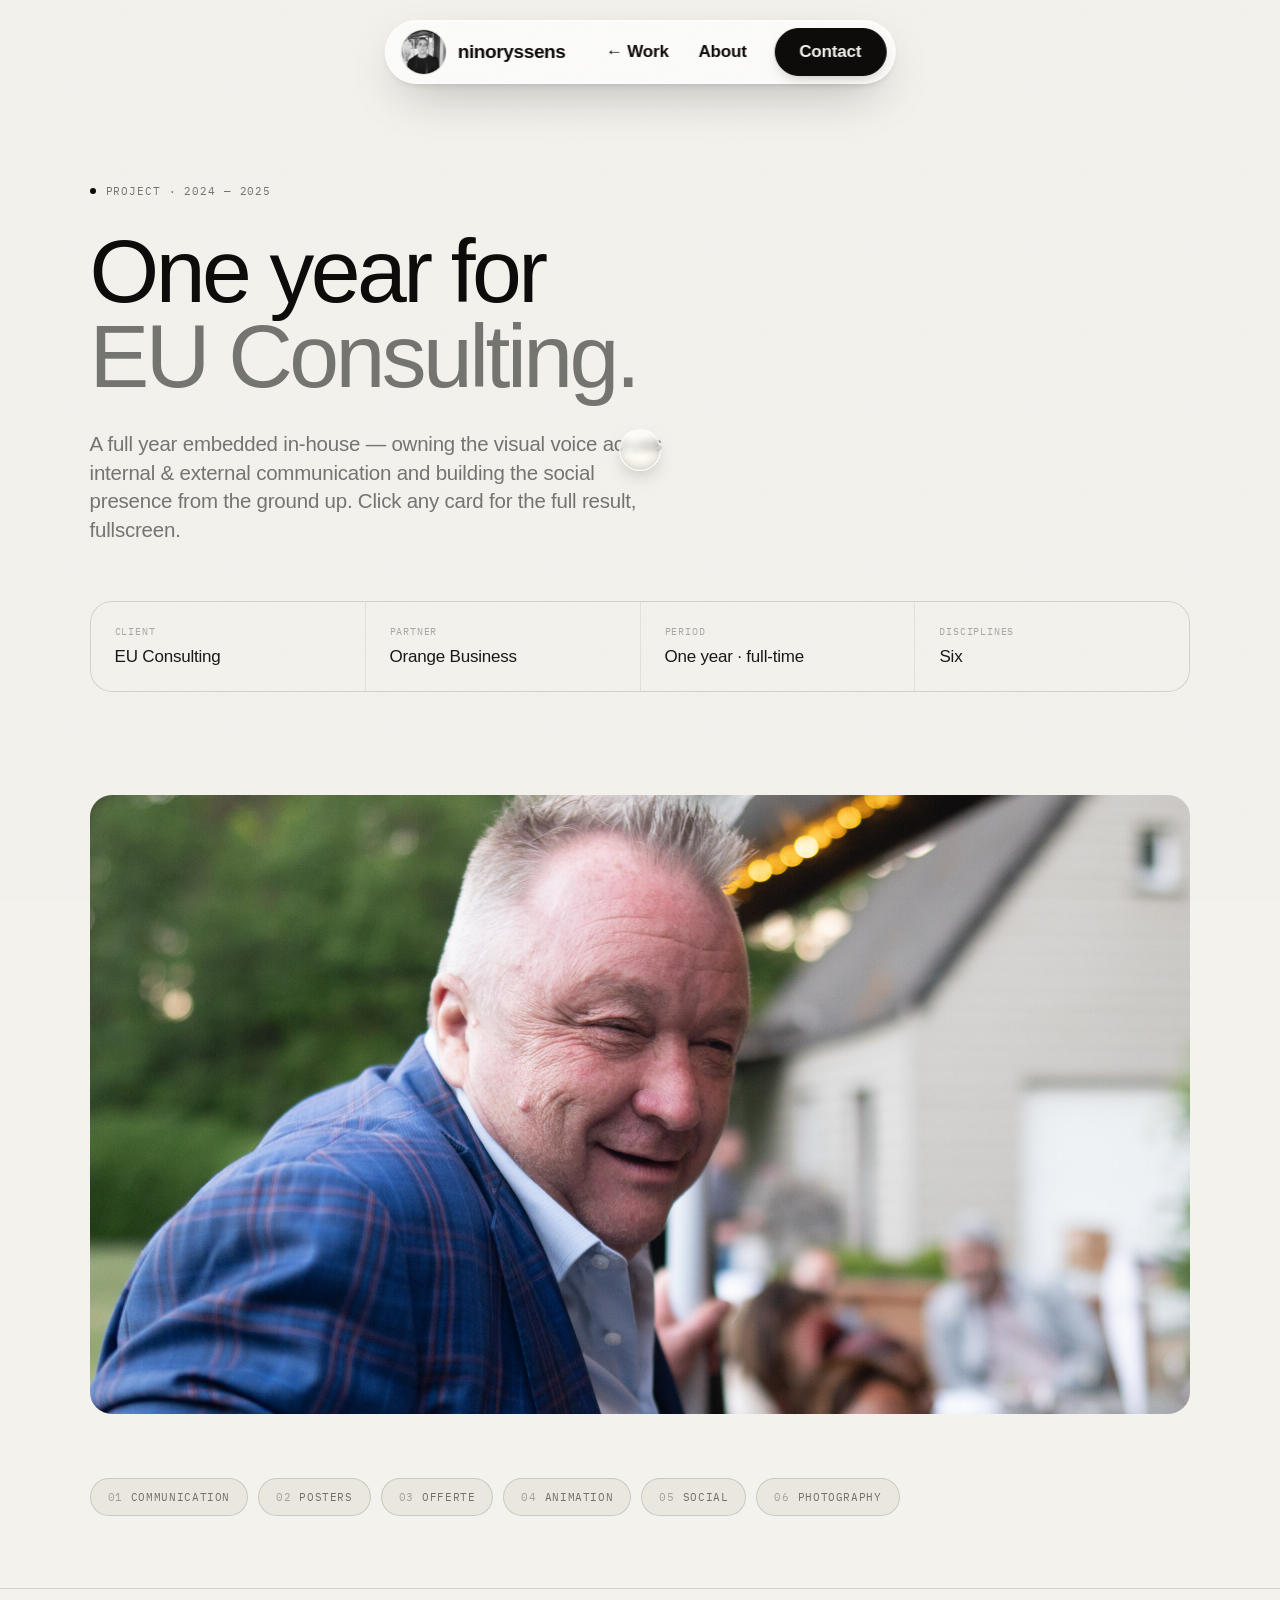
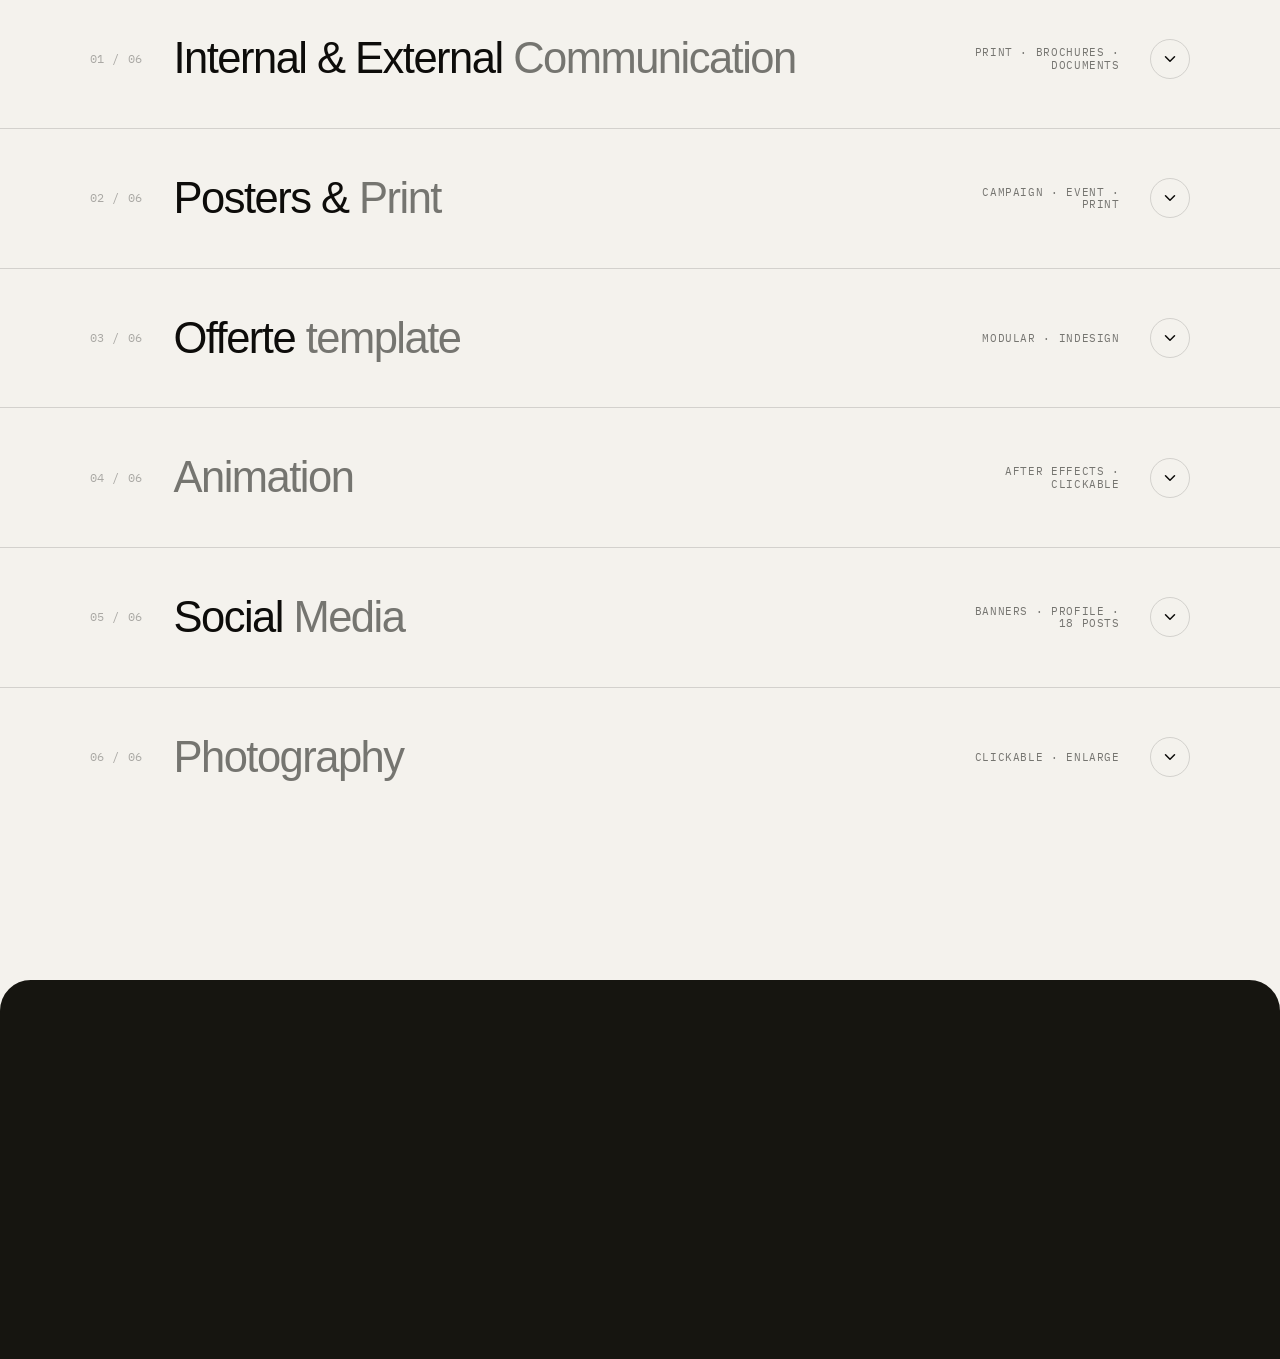
<file: projects/euconsulting.html>
<!DOCTYPE html>
<html lang="en">
<head>
<meta charset="UTF-8" />
<meta name="viewport" content="width=device-width, initial-scale=1.0" />
<title>EU Consulting — Nino Ryssens</title>
<meta name="description" content="One year of in-house graphic design & social media for EU Consulting (partner of Orange Business) — communication, posters, quote templates, motion, social and photography." />
<link rel="preconnect" href="https://fonts.googleapis.com" />
<link rel="preconnect" href="https://fonts.gstatic.com" crossorigin />
<link href="https://fonts.googleapis.com/css2?family=IBM+Plex+Mono:wght@400;500&display=swap" rel="stylesheet" />
<link rel="preload" as="image" href="../media/euconsulting/img/projectfoto.jpg" fetchpriority="high" />
<link rel="stylesheet" href="../styles.css" />
<link rel="stylesheet" href="case.css" />
</head>
<body>
<div class="grain"></div>
<div class="cursor"></div>
<div class="cursor-dot"></div>

<!-- ============================ TOP BAR ============================ -->
<header class="topbar" id="topbar">
  <a class="brand" href="../index.html#top" data-cursor="Home">
    <span class="avatar"><img src="../media/portrait.jpg" alt="Nino Ryssens" style="width:100%;height:100%;object-fit:cover;display:block" /></span>
    <span class="handle">ninoryssens</span>
  </a>
  <nav class="nav">
    <div class="nav-links"><div class="nav-links-inner">
      <a class="lk" href="../index.html#work" data-cursor="Go">← Work</a>
      <a class="lk" href="../index.html#about" data-cursor="Go">About</a>
    </div></div>
    <div class="nav-trigger">
      <a class="cta" id="navCta" href="#contact" data-cursor="Say hi">
        <span class="cta-label"><span>Contact</span></span>
        <span class="cta-dots" aria-hidden="true"><span><i></i><i></i><i></i></span></span>
      </a>
      <div class="nav-menu" id="navMenu">
        <a href="../index.html#work" data-cursor="Go"><span>← All work</span><span class="n">01</span></a>
        <a href="../index.html#about" data-cursor="Go"><span>About</span><span class="n">02</span></a>
        <a href="#contact" data-cursor="Go"><span>Contact</span><span class="n">03</span></a>
      </div>
    </div>
  </nav>
</header>

<main id="top">

  <!-- ============================ HERO ============================ -->
  <section class="case-hero">
    <p class="case-eyebrow">Project · 2024 — 2025</p>
    <h1>One year for <span class="dim">EU&nbsp;Consulting.</span></h1>
    <p class="case-lede">A full year embedded in-house — owning the visual voice across internal &amp; external communication and building the social presence from the ground up. Click any card for the full result, fullscreen.</p>

    <div class="case-meta">
      <div class="item"><span class="label">Client</span><span class="value">EU Consulting</span></div>
      <div class="item"><span class="label">Partner</span><span class="value">Orange Business</span></div>
      <div class="item"><span class="label">Period</span><span class="value">One year · full-time</span></div>
      <div class="item"><span class="label">Disciplines</span><span class="value">Six</span></div>
    </div>
  </section>

  <div class="case-hero-img">
    <div class="media hovermedia" data-cursor="View" data-image="../media/euconsulting/img/projectfoto.jpg" data-title="EU Consulting — in place">
      <img class="fill" src="../media/euconsulting/img/projectfoto.jpg" alt="EU Consulting — work in place" fetchpriority="high" decoding="async" />
      <div class="scan"></div>
    </div>
  </div>

  <!-- in-page section index -->
  <nav class="case-index" aria-label="Sections">
    <a href="#communicatie" data-cursor="Go"><span class="n">01</span> Communication</a>
    <a href="#posters" data-cursor="Go"><span class="n">02</span> Posters</a>
    <a href="#offerte" data-cursor="Go"><span class="n">03</span> Offerte</a>
    <a href="#animatie" data-cursor="Go"><span class="n">04</span> Animation</a>
    <a href="#social" data-cursor="Go"><span class="n">05</span> Social</a>
    <a href="#fotografie" data-cursor="Go"><span class="n">06</span> Photography</a>
  </nav>

  <!-- ============================ 01 COMMUNICATION ============================ -->
  <section class="work" id="communicatie">
    <div class="section-inner">
      <div class="section-head" role="button" tabindex="0" aria-expanded="false" data-cursor="Open">
        <div class="section-num">01 / 06</div>
        <h2 class="section-title">Internal &amp; External <span class="dim">Communication</span></h2>
        <div class="section-tag">Print · brochures · documents</div>
        <div class="section-toggle" aria-hidden="true"><svg viewBox="0 0 24 24" fill="none" stroke="currentColor" stroke-width="2" stroke-linecap="round" stroke-linejoin="round"><polyline points="6 9 12 15 18 9"/></svg></div>
      </div>
      <div class="section-body"><div class="section-body-inner">
        <p class="section-desc reveal">The fleet vehicle wrap and business-card system, the Orange Onboarding brochure (NL / FR / EN), letterhead, a branded envelope and a roll-up — all within the existing house style.</p>

        <h3 class="subhead reveal"><span class="num">i.</span> Identity &amp; fleet</h3>
        <div class="cardgrid cols-2 reveal">
          <div class="card"><div class="media thumb hovermedia" data-cursor="View" data-image="../media/euconsulting/img/car-wrap.jpg" data-title="Vehicle wrap — Peugeot 208"><img class="fill" src="../media/euconsulting/img/car-wrap.jpg" alt="EU Consulting vehicle wrap on a Peugeot 208" loading="lazy" /><div class="scan"></div></div><div class="card-body"><h3>Vehicle wrap</h3><p>Full livery on the company Peugeot 208.</p></div></div>
          <div class="card"><div class="media thumb hovermedia" data-cursor="View" data-image="../media/euconsulting/img/cards-mockup.jpg" data-title="Business cards"><img class="fill" src="../media/euconsulting/img/cards-mockup.jpg" alt="EU Consulting business cards" loading="lazy" /><div class="scan"></div></div><div class="card-body"><h3>Business cards</h3><p>Identity stationery across the team.</p></div></div>
        </div>

        <h3 class="subhead reveal"><span class="num">ii.</span> Brochures — Orange Onboarding</h3>
        <div class="cardgrid cols-3 reveal">
          <div class="card"><div class="media thumb tall hovermedia" data-cursor="View" data-pdf="../media/euconsulting/files/communicatie/orange-onboarding-NL.pdf" data-title="Orange Onboarding — NL"><img class="fill" src="../media/euconsulting/img/preview-comm-brochure-NL-01.png" alt="Orange Onboarding brochure — NL" loading="lazy" /><div class="scan"></div></div><div class="card-body"><h3>Onboarding — NL</h3><p>Dutch edition.</p></div></div>
          <div class="card"><div class="media thumb tall hovermedia" data-cursor="View" data-pdf="../media/euconsulting/files/communicatie/orange-onboarding-FR.pdf" data-title="Orange Onboarding — FR"><img class="fill" src="../media/euconsulting/img/preview-comm-brochure-FR-01.png" alt="Orange Onboarding brochure — FR" loading="lazy" /><div class="scan"></div></div><div class="card-body"><h3>Onboarding — FR</h3><p>French edition.</p></div></div>
          <div class="card"><div class="media thumb tall hovermedia" data-cursor="View" data-pdf="../media/euconsulting/files/communicatie/orange-onboarding-EN.pdf" data-title="Orange Onboarding — EN"><img class="fill" src="../media/euconsulting/img/preview-comm-brochure-EN-01.png" alt="Orange Onboarding brochure — EN" loading="lazy" /><div class="scan"></div></div><div class="card-body"><h3>Onboarding — EN</h3><p>English edition.</p></div></div>
        </div>

        <h3 class="subhead reveal"><span class="num">iii.</span> Print &amp; documents</h3>
        <div class="cardgrid cols-3 reveal">
          <div class="card"><div class="media thumb tall hovermedia" data-cursor="View" data-pdf="../media/euconsulting/files/communicatie/briefpapier-template.pdf" data-title="Letterhead — template"><img class="fill" src="../media/euconsulting/img/preview-comm-briefpapier-1.png" alt="Letterhead template" loading="lazy" /><div class="scan"></div></div><div class="card-body"><h3>Letterhead</h3><p>Generic template version.</p></div></div>
          <div class="card"><div class="media thumb hovermedia" data-cursor="View" data-image="../media/euconsulting/img/comm-enveloppe-mockup.png" data-title="Envelope — mockup"><img class="fill" src="../media/euconsulting/img/comm-enveloppe-mockup.png" alt="Branded envelope mockup" loading="lazy" /><div class="scan"></div></div><div class="card-body"><h3>Envelope — mockup</h3><p>Mockup of the branded envelope.</p></div></div>
          <div class="card"><div class="media thumb hovermedia" data-cursor="View" data-image="../media/euconsulting/img/comm-rollup-square-mockup.png" data-title="Square roll-up — mockup"><img class="fill" src="../media/euconsulting/img/comm-rollup-square-mockup.png" alt="Square roll-up mockup" loading="lazy" /><div class="scan"></div></div><div class="card-body"><h3>Square roll-up</h3><p>Square roll-up format in mockup.</p></div></div>
        </div>
      </div></div>
    </div>
  </section>

  <!-- ============================ 02 POSTERS ============================ -->
  <section class="work" id="posters">
    <div class="section-inner">
      <div class="section-head" role="button" tabindex="0" aria-expanded="false" data-cursor="Open">
        <div class="section-num">02 / 06</div>
        <h2 class="section-title">Posters &amp; <span class="dim">Print</span></h2>
        <div class="section-tag">Campaign · event · print</div>
        <div class="section-toggle" aria-hidden="true"><svg viewBox="0 0 24 24" fill="none" stroke="currentColor" stroke-width="2" stroke-linecap="round" stroke-linejoin="round"><polyline points="6 9 12 15 18 9"/></svg></div>
      </div>
      <div class="section-body"><div class="section-body-inner">
        <p class="section-desc reveal">Campaign &amp; event work — the Tell-a-Friend and Basket Mechelen campaigns out on billboards, three motivational office posters and the summer BBQ flyer series.</p>

        <div class="cardgrid reveal">
          <div class="card"><div class="media thumb poster-hero hovermedia" data-cursor="View" data-image="../media/euconsulting/img/posters-billboard.jpg" data-title="Campaign billboards — in situ"><img class="fill" src="../media/euconsulting/img/posters-billboard.jpg" alt="Tell-a-Friend and Basket Mechelen posters mounted on a wall" loading="lazy" /><div class="scan"></div></div><div class="card-body"><h3>Billboards — in place</h3><p>The campaign posters out in the city — Tell-a-Friend &amp; Basket Mechelen.</p></div></div>
        </div>

        <h3 class="subhead reveal"><span class="num">i.</span> Office posters</h3>
        <div class="cardgrid cols-3 reveal">
          <div class="card"><div class="media thumb tall hovermedia" data-cursor="View" data-image="../media/euconsulting/img/poster-kantoor-A1.png" data-title="Office poster 01"><img class="fill" src="../media/euconsulting/img/poster-kantoor-A1.png" alt="Office poster 1" loading="lazy" /><div class="scan"></div></div><div class="card-body"><h3>Poster 01</h3></div></div>
          <div class="card"><div class="media thumb tall hovermedia" data-cursor="View" data-image="../media/euconsulting/img/poster-kantoor-A2.png" data-title="Office poster 02"><img class="fill" src="../media/euconsulting/img/poster-kantoor-A2.png" alt="Office poster 2" loading="lazy" /><div class="scan"></div></div><div class="card-body"><h3>Poster 02</h3></div></div>
          <div class="card"><div class="media thumb tall hovermedia" data-cursor="View" data-image="../media/euconsulting/img/poster-kantoor-A3.png" data-title="Office poster 03"><img class="fill" src="../media/euconsulting/img/poster-kantoor-A3.png" alt="Office poster 3" loading="lazy" /><div class="scan"></div></div><div class="card-body"><h3>Poster 03</h3></div></div>
        </div>

        <h3 class="subhead reveal"><span class="num">ii.</span> BBQ flyers — summer series</h3>
        <div class="cardgrid cols-3 reveal">
          <div class="card"><div class="media thumb tall hovermedia" data-cursor="View" data-image="../media/euconsulting/img/poster-flyer-mei.png" data-title="BBQ flyer — 15 May"><img class="fill" src="../media/euconsulting/img/poster-flyer-mei.png" alt="BBQ flyer 15 May" loading="lazy" /><div class="scan"></div></div><div class="card-body"><h3>15 May</h3></div></div>
          <div class="card"><div class="media thumb tall hovermedia" data-cursor="View" data-image="../media/euconsulting/img/poster-flyer-juni.png" data-title="BBQ flyer — 10 June"><img class="fill" src="../media/euconsulting/img/poster-flyer-juni.png" alt="BBQ flyer 10 June" loading="lazy" /><div class="scan"></div></div><div class="card-body"><h3>10 June</h3></div></div>
          <div class="card"><div class="media thumb tall hovermedia" data-cursor="View" data-image="../media/euconsulting/img/poster-flyer-juli.jpg" data-title="BBQ flyer — 8 July"><img class="fill" src="../media/euconsulting/img/poster-flyer-juli.jpg" alt="BBQ flyer 8 July" loading="lazy" /><div class="scan"></div></div><div class="card-body"><h3>8 July</h3></div></div>
        </div>
      </div></div>
    </div>
  </section>

  <!-- ============================ 03 OFFERTE ============================ -->
  <section class="work" id="offerte">
    <div class="section-inner">
      <div class="section-head" role="button" tabindex="0" aria-expanded="false" data-cursor="Open">
        <div class="section-num">03 / 06</div>
        <h2 class="section-title">Offerte <span class="dim">template</span></h2>
        <div class="section-tag">Modular · InDesign</div>
        <div class="section-toggle" aria-hidden="true"><svg viewBox="0 0 24 24" fill="none" stroke="currentColor" stroke-width="2" stroke-linecap="round" stroke-linejoin="round"><polyline points="6 9 12 15 18 9"/></svg></div>
      </div>
      <div class="section-body"><div class="section-body-inner">
        <p class="section-desc reveal">A modular quote template in three blocks — header, services overview and footer — so the team can combine them per quote.</p>

        <div class="cardgrid cols-3 reveal">
          <div class="card"><div class="media thumb tall hovermedia" data-cursor="View" data-pdf="../media/euconsulting/files/offerte/offerte-header.pdf" data-title="Offerte — Header"><img class="fill" src="../media/euconsulting/img/preview-off-header-1.png" alt="Quote header page" loading="lazy" /><div class="scan"></div></div><div class="card-body"><h3>Header</h3><p>Quote front page.</p></div></div>
          <div class="card"><div class="media thumb tall hovermedia" data-cursor="View" data-pdf="../media/euconsulting/files/offerte/offerte-diensten.pdf" data-title="Offerte — Services total"><img class="fill" src="../media/euconsulting/img/preview-off-diensten-01.png" alt="Services overview page" loading="lazy" /><div class="scan"></div></div><div class="card-body"><h3>Services — total</h3><p>Services overview page.</p></div></div>
          <div class="card"><div class="media thumb tall hovermedia" data-cursor="View" data-pdf="../media/euconsulting/files/offerte/offerte-footer.pdf" data-title="Offerte — Footer"><img class="fill" src="../media/euconsulting/img/preview-off-footer-1.png" alt="Quote closing page" loading="lazy" /><div class="scan"></div></div><div class="card-body"><h3>Footer</h3><p>Quote closing page.</p></div></div>
        </div>
      </div></div>
    </div>
  </section>

  <!-- ============================ 04 ANIMATION ============================ -->
  <section class="work" id="animatie">
    <div class="section-inner">
      <div class="section-head" role="button" tabindex="0" aria-expanded="false" data-cursor="Open">
        <div class="section-num">04 / 06</div>
        <h2 class="section-title"><span class="dim">Animation</span></h2>
        <div class="section-tag">After Effects · clickable</div>
        <div class="section-toggle" aria-hidden="true"><svg viewBox="0 0 24 24" fill="none" stroke="currentColor" stroke-width="2" stroke-linecap="round" stroke-linejoin="round"><polyline points="6 9 12 15 18 9"/></svg></div>
      </div>
      <div class="section-body"><div class="section-body-inner">
        <p class="section-desc reveal">A trade-fair motion graphic for the booth screen. Click to play it fullscreen.</p>

        <div class="cardgrid reveal">
          <div class="card feature"><div class="media thumb wide dark" data-cursor="Play" data-video="../media/euconsulting/videos/animatie-beurs-motiongraphic.mp4" data-title="Trade fair — Motion Graphic"><video muted loop playsinline preload="metadata" src="../media/euconsulting/videos/animatie-beurs-motiongraphic.mp4#t=2"></video></div>
            <div class="card-body">
              <h3>Trade fair — Motion Graphic</h3>
              <p>Loop animation for the booth screen. After Effects + Premiere — 44 sec.</p>
              <div class="card-tags"><span class="tag solid">After Effects</span><span class="tag">Premiere</span><span class="tag">MP4</span></div>
            </div>
          </div>
        </div>
      </div></div>
    </div>
  </section>

  <!-- ============================ 05 SOCIAL ============================ -->
  <section class="work" id="social">
    <div class="section-inner">
      <div class="section-head" role="button" tabindex="0" aria-expanded="false" data-cursor="Open">
        <div class="section-num">05 / 06</div>
        <h2 class="section-title">Social <span class="dim">Media</span></h2>
        <div class="section-tag">Banners · profile · 18 posts</div>
        <div class="section-toggle" aria-hidden="true"><svg viewBox="0 0 24 24" fill="none" stroke="currentColor" stroke-width="2" stroke-linecap="round" stroke-linejoin="round"><polyline points="6 9 12 15 18 9"/></svg></div>
      </div>
      <div class="section-body"><div class="section-body-inner">
        <p class="section-desc reveal">Banners for Facebook and LinkedIn, the profile picture and 18 Instagram posts — live on <a href="https://www.instagram.com/euconsulting.be/" target="_blank" rel="noopener" data-cursor="Follow">@euconsulting.be</a>.</p>

        <h3 class="subhead reveal"><span class="num">i.</span> Instagram — 18 posts</h3>

        <div class="ig-mock reveal">
          <div class="ig-mock-bar">
            <div class="ig-dot"></div><div class="ig-dot"></div><div class="ig-dot"></div>
            <div class="ig-mock-url">
              <svg width="13" height="13" viewBox="0 0 24 24" fill="none" stroke="currentColor" stroke-width="2" stroke-linecap="round"><rect x="3" y="11" width="18" height="11" rx="2"/><path d="M7 11V7a5 5 0 0 1 10 0v4"/></svg>
              <span>instagram.com/euconsulting.be</span>
            </div>
          </div>
          <div class="ig-mock-inner">
            <header class="ig-head">
              <div class="ig-pfp"><img src="../media/euconsulting/img/social-profielfoto.png" alt="@euconsulting.be" /></div>
              <div class="ig-info">
                <div class="ig-row1">
                  <span class="ig-handle">euconsulting.be</span>
                  <button class="ig-btn primary" type="button" data-cursor="Follow">Follow</button>
                  <button class="ig-btn" type="button">Message</button>
                </div>
                <div class="ig-stats">
                  <span><b>18</b> posts</span>
                  <span><b>1,2k</b> followers</span>
                  <span><b>87</b> following</span>
                </div>
                <div class="ig-bio">
                  <strong>EU Consulting</strong><br />
                  Partner of Orange Business · B2B telecom &amp; ICT<br />
                  <span class="ig-link">euconsulting.be</span>
                </div>
              </div>
            </header>

            <div class="ig-highlights">
              <button class="ig-hl" type="button" data-hl="0" data-cursor="Play"><span class="ig-hl-circle"><img src="../media/euconsulting/img/highlights/cover-ct.png" alt="Cloud Telephony" /></span><span class="ig-hl-label">Cloud Telephony</span></button>
              <button class="ig-hl" type="button" data-hl="1" data-cursor="Play"><span class="ig-hl-circle"><img src="../media/euconsulting/img/highlights/cover-it.png" alt="IT &amp; Cyber" /></span><span class="ig-hl-label">IT &amp; Cyber</span></button>
              <button class="ig-hl" type="button" data-hl="2" data-cursor="Play"><span class="ig-hl-circle"><img src="../media/euconsulting/img/highlights/cover-m.png" alt="Mobiel" /></span><span class="ig-hl-label">Mobiel</span></button>
              <button class="ig-hl" type="button" data-hl="3" data-cursor="Play"><span class="ig-hl-circle"><img src="../media/euconsulting/img/highlights/cover-zc.png" alt="Zakelijke connectiviteit" /></span><span class="ig-hl-label">Zakelijke conn.</span></button>
            </div>

            <nav class="ig-tabs">
              <span class="ig-tab active"><svg viewBox="0 0 24 24" fill="none" stroke="currentColor" stroke-width="2"><rect x="3" y="3" width="7" height="7"/><rect x="14" y="3" width="7" height="7"/><rect x="3" y="14" width="7" height="7"/><rect x="14" y="14" width="7" height="7"/></svg> Posts</span>
              <span class="ig-tab"><svg viewBox="0 0 24 24" fill="none" stroke="currentColor" stroke-width="2"><rect x="3" y="3" width="18" height="18" rx="2"/><polygon points="10 8 16 12 10 16" fill="currentColor" stroke="none"/></svg> Reels</span>
              <span class="ig-tab"><svg viewBox="0 0 24 24" fill="none" stroke="currentColor" stroke-width="2"><path d="M5 3h14a2 2 0 0 1 2 2v16l-9-4-9 4V5a2 2 0 0 1 2-2z"/></svg> Tagged</span>
            </nav>

            <div class="ig-grid">
              <div class="ig-cell" data-cursor="View" data-image="../media/euconsulting/img/social-post-16.png" data-title="Instagram post"><img src="../media/euconsulting/img/social-post-16.png" alt="" loading="lazy" /></div>
              <div class="ig-cell" data-cursor="View" data-image="../media/euconsulting/img/social-post-15.png" data-title="Instagram post — Fiber"><img src="../media/euconsulting/img/social-post-15.png" alt="" loading="lazy" /></div>
              <div class="ig-cell" data-cursor="View" data-image="../media/euconsulting/img/social-post-03.png" data-title="Instagram post"><img src="../media/euconsulting/img/social-post-03.png" alt="" loading="lazy" /></div>
              <div class="ig-cell" data-cursor="View" data-image="../media/euconsulting/img/social-post-17.png" data-title="Instagram post — iMessage"><img src="../media/euconsulting/img/social-post-17.png" alt="" loading="lazy" /></div>
              <div class="ig-cell" data-cursor="View" data-image="../media/euconsulting/img/social-post-18.png" data-title="Instagram post"><img src="../media/euconsulting/img/social-post-18.png" alt="" loading="lazy" /></div>
              <div class="ig-cell" data-cursor="View" data-image="../media/euconsulting/img/social-post-19.png" data-title="Instagram post — No internet"><img src="../media/euconsulting/img/social-post-19.png" alt="" loading="lazy" /></div>
              <div class="ig-cell" data-cursor="View" data-image="../media/euconsulting/img/social-post-08.png" data-title="Instagram post — Interview"><img src="../media/euconsulting/img/social-post-08.png" alt="" loading="lazy" /></div>
              <div class="ig-cell" data-cursor="View" data-image="../media/euconsulting/img/social-post-09.png" data-title="Instagram post"><img src="../media/euconsulting/img/social-post-09.png" alt="" loading="lazy" /></div>
              <div class="ig-cell" data-cursor="View" data-image="../media/euconsulting/img/social-post-11.png" data-title="Instagram post"><img src="../media/euconsulting/img/social-post-11.png" alt="" loading="lazy" /></div>
              <div class="ig-cell" data-cursor="View" data-image="../media/euconsulting/img/social-post-14.png" data-title="Instagram post"><img src="../media/euconsulting/img/social-post-14.png" alt="" loading="lazy" /></div>
              <div class="ig-cell" data-cursor="View" data-image="../media/euconsulting/img/social-post-05.png" data-title="Instagram post — 5G"><img src="../media/euconsulting/img/social-post-05.png" alt="" loading="lazy" /></div>
              <div class="ig-cell" data-cursor="View" data-image="../media/euconsulting/img/social-post-07.png" data-title="Instagram post"><img src="../media/euconsulting/img/social-post-07.png" alt="" loading="lazy" /></div>
              <div class="ig-cell" data-cursor="View" data-image="../media/euconsulting/img/social-post-02.png" data-title="Instagram post — BBQ"><img src="../media/euconsulting/img/social-post-02.png" alt="" loading="lazy" /></div>
              <div class="ig-cell" data-cursor="View" data-image="../media/euconsulting/img/social-post-04.png" data-title="Instagram post — Tell-a-Friend"><img src="../media/euconsulting/img/social-post-04.png" alt="" loading="lazy" /></div>
              <div class="ig-cell" data-cursor="View" data-image="../media/euconsulting/img/social-post-06.png" data-title="Instagram post — BBQ"><img src="../media/euconsulting/img/social-post-06.png" alt="" loading="lazy" /></div>
              <div class="ig-cell" data-cursor="View" data-image="../media/euconsulting/img/social-post-10.png" data-title="Instagram post"><img src="../media/euconsulting/img/social-post-10.png" alt="" loading="lazy" /></div>
              <div class="ig-cell" data-cursor="View" data-image="../media/euconsulting/img/social-post-12.png" data-title="Instagram post — BBQ"><img src="../media/euconsulting/img/social-post-12.png" alt="" loading="lazy" /></div>
              <div class="ig-cell" data-cursor="View" data-image="../media/euconsulting/img/social-post-13.png" data-title="Instagram post"><img src="../media/euconsulting/img/social-post-13.png" alt="" loading="lazy" /></div>
            </div>

            <a class="ig-cta" href="https://www.instagram.com/euconsulting.be/" target="_blank" rel="noopener" data-cursor="Follow">
              <svg viewBox="0 0 24 24" fill="currentColor"><path d="M12 2.2c3.2 0 3.6 0 4.8.1 1.2.1 1.8.2 2.2.4.6.2 1 .5 1.5 1s.8.9 1 1.5c.2.4.4 1 .4 2.2.1 1.2.1 1.6.1 4.8s0 3.6-.1 4.8c-.1 1.2-.2 1.8-.4 2.2-.2.6-.5 1-1 1.5s-.9.8-1.5 1c-.4.2-1 .4-2.2.4-1.2.1-1.6.1-4.8.1s-3.6 0-4.8-.1c-1.2-.1-1.8-.2-2.2-.4-.6-.2-1-.5-1.5-1s-.8-.9-1-1.5c-.2-.4-.4-1-.4-2.2C2.2 15.6 2.2 15.2 2.2 12s0-3.6.1-4.8c.1-1.2.2-1.8.4-2.2.2-.6.5-1 1-1.5s.9-.8 1.5-1c.4-.2 1-.4 2.2-.4C8.4 2.2 8.8 2.2 12 2.2zm0 3.1c2.7 0 4.9 2.2 4.9 4.9s-2.2 4.9-4.9 4.9S7.1 14.7 7.1 12 9.3 7.1 12 7.1zm0 8.1c1.8 0 3.2-1.4 3.2-3.2S13.8 8.8 12 8.8 8.8 10.2 8.8 12s1.4 3.2 3.2 3.2zm6.3-8.3c0 .6-.5 1.1-1.1 1.1s-1.1-.5-1.1-1.1.5-1.1 1.1-1.1 1.1.5 1.1 1.1z"/></svg>
              <span>View live on Instagram</span><span>↗</span>
            </a>
          </div>
        </div>
      </div></div>
    </div>
  </section>

  <!-- ============================ 06 PHOTOGRAPHY ============================ -->
  <section class="work" id="fotografie">
    <div class="section-inner">
      <div class="section-head" role="button" tabindex="0" aria-expanded="false" data-cursor="Open">
        <div class="section-num">06 / 06</div>
        <h2 class="section-title"><span class="dim">Photography</span></h2>
        <div class="section-tag">Clickable · enlarge</div>
        <div class="section-toggle" aria-hidden="true"><svg viewBox="0 0 24 24" fill="none" stroke="currentColor" stroke-width="2" stroke-linecap="round" stroke-linejoin="round"><polyline points="6 9 12 15 18 9"/></svg></div>
      </div>
      <div class="section-body"><div class="section-body-inner">
        <p class="section-desc reveal">In-house photography of the team BBQs and the 13 March trade fair.</p>

        <h3 class="subhead reveal"><span class="num">i.</span> BBQ — 15 May · 12 photos</h3>
        <div class="pgal reveal" style="margin-bottom:clamp(28px,4vw,44px)">
          <div class="pitem media hovermedia" data-cursor="View" data-image="../media/euconsulting/photos/bbq-mei/mei-01.jpg" data-title="BBQ 15 May — 1"><img class="fill" src="../media/euconsulting/photos/bbq-mei/mei-01.jpg" alt="" loading="lazy" /><div class="scan"></div></div>
          <div class="pitem media hovermedia" data-cursor="View" data-image="../media/euconsulting/photos/bbq-mei/mei-02.jpg" data-title="BBQ 15 May — 2"><img class="fill" src="../media/euconsulting/photos/bbq-mei/mei-02.jpg" alt="" loading="lazy" /><div class="scan"></div></div>
          <div class="pitem media hovermedia" data-cursor="View" data-image="../media/euconsulting/photos/bbq-mei/mei-03.jpg" data-title="BBQ 15 May — 3"><img class="fill" src="../media/euconsulting/photos/bbq-mei/mei-03.jpg" alt="" loading="lazy" /><div class="scan"></div></div>
          <div class="pitem media hovermedia" data-cursor="View" data-image="../media/euconsulting/photos/bbq-mei/mei-04.jpg" data-title="BBQ 15 May — 4"><img class="fill" src="../media/euconsulting/photos/bbq-mei/mei-04.jpg" alt="" loading="lazy" /><div class="scan"></div></div>
          <div class="pitem media hovermedia" data-cursor="View" data-image="../media/euconsulting/photos/bbq-mei/mei-05.jpg" data-title="BBQ 15 May — 5"><img class="fill" src="../media/euconsulting/photos/bbq-mei/mei-05.jpg" alt="" loading="lazy" /><div class="scan"></div></div>
          <div class="pitem media hovermedia" data-cursor="View" data-image="../media/euconsulting/photos/bbq-mei/mei-06.jpg" data-title="BBQ 15 May — 6"><img class="fill" src="../media/euconsulting/photos/bbq-mei/mei-06.jpg" alt="" loading="lazy" /><div class="scan"></div></div>
          <div class="pitem media hovermedia" data-cursor="View" data-image="../media/euconsulting/photos/bbq-mei/mei-07.jpg" data-title="BBQ 15 May — 7"><img class="fill" src="../media/euconsulting/photos/bbq-mei/mei-07.jpg" alt="" loading="lazy" /><div class="scan"></div></div>
          <div class="pitem media hovermedia" data-cursor="View" data-image="../media/euconsulting/photos/bbq-mei/mei-08.jpg" data-title="BBQ 15 May — 8"><img class="fill" src="../media/euconsulting/photos/bbq-mei/mei-08.jpg" alt="" loading="lazy" /><div class="scan"></div></div>
          <div class="pitem media hovermedia" data-cursor="View" data-image="../media/euconsulting/photos/bbq-mei/mei-09.jpg" data-title="BBQ 15 May — 9"><img class="fill" src="../media/euconsulting/photos/bbq-mei/mei-09.jpg" alt="" loading="lazy" /><div class="scan"></div></div>
          <div class="pitem media hovermedia" data-cursor="View" data-image="../media/euconsulting/photos/bbq-mei/mei-10.jpg" data-title="BBQ 15 May — 10"><img class="fill" src="../media/euconsulting/photos/bbq-mei/mei-10.jpg" alt="" loading="lazy" /><div class="scan"></div></div>
          <div class="pitem media hovermedia" data-cursor="View" data-image="../media/euconsulting/photos/bbq-mei/mei-11.jpg" data-title="BBQ 15 May — 11"><img class="fill" src="../media/euconsulting/photos/bbq-mei/mei-11.jpg" alt="" loading="lazy" /><div class="scan"></div></div>
          <div class="pitem media hovermedia" data-cursor="View" data-image="../media/euconsulting/photos/bbq-mei/mei-12.jpg" data-title="BBQ 15 May — 12"><img class="fill" src="../media/euconsulting/photos/bbq-mei/mei-12.jpg" alt="" loading="lazy" /><div class="scan"></div></div>
        </div>

        <h3 class="subhead reveal"><span class="num">ii.</span> BBQ — 10 June · 8 photos</h3>
        <div class="pgal reveal" style="margin-bottom:clamp(28px,4vw,44px)">
          <div class="pitem media hovermedia" data-cursor="View" data-image="../media/euconsulting/photos/bbq-juni/juni-01.jpg" data-title="BBQ 10 June — 1"><img class="fill" src="../media/euconsulting/photos/bbq-juni/juni-01.jpg" alt="" loading="lazy" /><div class="scan"></div></div>
          <div class="pitem media hovermedia" data-cursor="View" data-image="../media/euconsulting/photos/bbq-juni/juni-02.jpg" data-title="BBQ 10 June — 2"><img class="fill" src="../media/euconsulting/photos/bbq-juni/juni-02.jpg" alt="" loading="lazy" /><div class="scan"></div></div>
          <div class="pitem media hovermedia" data-cursor="View" data-image="../media/euconsulting/photos/bbq-juni/juni-03.jpg" data-title="BBQ 10 June — 3"><img class="fill" src="../media/euconsulting/photos/bbq-juni/juni-03.jpg" alt="" loading="lazy" /><div class="scan"></div></div>
          <div class="pitem media hovermedia" data-cursor="View" data-image="../media/euconsulting/photos/bbq-juni/juni-04.jpg" data-title="BBQ 10 June — 4"><img class="fill" src="../media/euconsulting/photos/bbq-juni/juni-04.jpg" alt="" loading="lazy" /><div class="scan"></div></div>
          <div class="pitem media hovermedia" data-cursor="View" data-image="../media/euconsulting/photos/bbq-juni/juni-05.jpg" data-title="BBQ 10 June — 5"><img class="fill" src="../media/euconsulting/photos/bbq-juni/juni-05.jpg" alt="" loading="lazy" /><div class="scan"></div></div>
          <div class="pitem media hovermedia" data-cursor="View" data-image="../media/euconsulting/photos/bbq-juni/juni-06.jpg" data-title="BBQ 10 June — 6"><img class="fill" src="../media/euconsulting/photos/bbq-juni/juni-06.jpg" alt="" loading="lazy" /><div class="scan"></div></div>
          <div class="pitem media hovermedia" data-cursor="View" data-image="../media/euconsulting/photos/bbq-juni/juni-07.jpg" data-title="BBQ 10 June — 7"><img class="fill" src="../media/euconsulting/photos/bbq-juni/juni-07.jpg" alt="" loading="lazy" /><div class="scan"></div></div>
          <div class="pitem media hovermedia" data-cursor="View" data-image="../media/euconsulting/photos/bbq-juni/juni-08.jpg" data-title="BBQ 10 June — 8"><img class="fill" src="../media/euconsulting/photos/bbq-juni/juni-08.jpg" alt="" loading="lazy" /><div class="scan"></div></div>
        </div>

        <h3 class="subhead reveal"><span class="num">iii.</span> BBQ — 8 July · 14 photos</h3>
        <div class="pgal reveal" style="margin-bottom:clamp(28px,4vw,44px)">
          <div class="pitem media hovermedia" data-cursor="View" data-image="../media/euconsulting/photos/bbq-juli/juli-01.jpg" data-title="BBQ 8 July — 1"><img class="fill" src="../media/euconsulting/photos/bbq-juli/juli-01.jpg" alt="" loading="lazy" /><div class="scan"></div></div>
          <div class="pitem media hovermedia" data-cursor="View" data-image="../media/euconsulting/photos/bbq-juli/juli-02.jpg" data-title="BBQ 8 July — 2"><img class="fill" src="../media/euconsulting/photos/bbq-juli/juli-02.jpg" alt="" loading="lazy" /><div class="scan"></div></div>
          <div class="pitem media hovermedia" data-cursor="View" data-image="../media/euconsulting/photos/bbq-juli/juli-03.jpg" data-title="BBQ 8 July — 3"><img class="fill" src="../media/euconsulting/photos/bbq-juli/juli-03.jpg" alt="" loading="lazy" /><div class="scan"></div></div>
          <div class="pitem media hovermedia" data-cursor="View" data-image="../media/euconsulting/photos/bbq-juli/juli-04.jpg" data-title="BBQ 8 July — 4"><img class="fill" src="../media/euconsulting/photos/bbq-juli/juli-04.jpg" alt="" loading="lazy" /><div class="scan"></div></div>
          <div class="pitem media hovermedia" data-cursor="View" data-image="../media/euconsulting/photos/bbq-juli/juli-05.jpg" data-title="BBQ 8 July — 5"><img class="fill" src="../media/euconsulting/photos/bbq-juli/juli-05.jpg" alt="" loading="lazy" /><div class="scan"></div></div>
          <div class="pitem media hovermedia" data-cursor="View" data-image="../media/euconsulting/photos/bbq-juli/juli-06.jpg" data-title="BBQ 8 July — 6"><img class="fill" src="../media/euconsulting/photos/bbq-juli/juli-06.jpg" alt="" loading="lazy" /><div class="scan"></div></div>
          <div class="pitem media hovermedia" data-cursor="View" data-image="../media/euconsulting/photos/bbq-juli/juli-07.jpg" data-title="BBQ 8 July — 7"><img class="fill" src="../media/euconsulting/photos/bbq-juli/juli-07.jpg" alt="" loading="lazy" /><div class="scan"></div></div>
          <div class="pitem media hovermedia" data-cursor="View" data-image="../media/euconsulting/photos/bbq-juli/juli-08.jpg" data-title="BBQ 8 July — 8"><img class="fill" src="../media/euconsulting/photos/bbq-juli/juli-08.jpg" alt="" loading="lazy" /><div class="scan"></div></div>
          <div class="pitem media hovermedia" data-cursor="View" data-image="../media/euconsulting/photos/bbq-juli/juli-09.jpg" data-title="BBQ 8 July — 9"><img class="fill" src="../media/euconsulting/photos/bbq-juli/juli-09.jpg" alt="" loading="lazy" /><div class="scan"></div></div>
          <div class="pitem media hovermedia" data-cursor="View" data-image="../media/euconsulting/photos/bbq-juli/juli-10.jpg" data-title="BBQ 8 July — 10"><img class="fill" src="../media/euconsulting/photos/bbq-juli/juli-10.jpg" alt="" loading="lazy" /><div class="scan"></div></div>
          <div class="pitem media hovermedia" data-cursor="View" data-image="../media/euconsulting/photos/bbq-juli/juli-11.jpg" data-title="BBQ 8 July — 11"><img class="fill" src="../media/euconsulting/photos/bbq-juli/juli-11.jpg" alt="" loading="lazy" /><div class="scan"></div></div>
          <div class="pitem media hovermedia" data-cursor="View" data-image="../media/euconsulting/photos/bbq-juli/juli-12.jpg" data-title="BBQ 8 July — 12"><img class="fill" src="../media/euconsulting/photos/bbq-juli/juli-12.jpg" alt="" loading="lazy" /><div class="scan"></div></div>
          <div class="pitem media hovermedia" data-cursor="View" data-image="../media/euconsulting/photos/bbq-juli/juli-13.jpg" data-title="BBQ 8 July — 13"><img class="fill" src="../media/euconsulting/photos/bbq-juli/juli-13.jpg" alt="" loading="lazy" /><div class="scan"></div></div>
          <div class="pitem media hovermedia" data-cursor="View" data-image="../media/euconsulting/photos/bbq-juli/juli-14.jpg" data-title="BBQ 8 July — 14"><img class="fill" src="../media/euconsulting/photos/bbq-juli/juli-14.jpg" alt="" loading="lazy" /><div class="scan"></div></div>
        </div>

        <h3 class="subhead reveal"><span class="num">iv.</span> Trade fair — 13 March · 6 photos</h3>
        <div class="pgal reveal">
          <div class="pitem media hovermedia" data-cursor="View" data-image="../media/euconsulting/photos/beurs-maart/beurs-01.jpg" data-title="Trade fair 13 March — 1"><img class="fill" src="../media/euconsulting/photos/beurs-maart/beurs-01.jpg" alt="" loading="lazy" /><div class="scan"></div></div>
          <div class="pitem media hovermedia" data-cursor="View" data-image="../media/euconsulting/photos/beurs-maart/beurs-02.jpg" data-title="Trade fair 13 March — 2"><img class="fill" src="../media/euconsulting/photos/beurs-maart/beurs-02.jpg" alt="" loading="lazy" /><div class="scan"></div></div>
          <div class="pitem media hovermedia" data-cursor="View" data-image="../media/euconsulting/photos/beurs-maart/beurs-03.jpg" data-title="Trade fair 13 March — 3"><img class="fill" src="../media/euconsulting/photos/beurs-maart/beurs-03.jpg" alt="" loading="lazy" /><div class="scan"></div></div>
          <div class="pitem media hovermedia" data-cursor="View" data-image="../media/euconsulting/photos/beurs-maart/beurs-04.jpg" data-title="Trade fair 13 March — 4"><img class="fill" src="../media/euconsulting/photos/beurs-maart/beurs-04.jpg" alt="" loading="lazy" /><div class="scan"></div></div>
          <div class="pitem media hovermedia" data-cursor="View" data-image="../media/euconsulting/photos/beurs-maart/beurs-05.jpg" data-title="Trade fair 13 March — 5"><img class="fill" src="../media/euconsulting/photos/beurs-maart/beurs-05.jpg" alt="" loading="lazy" /><div class="scan"></div></div>
          <div class="pitem media hovermedia" data-cursor="View" data-image="../media/euconsulting/photos/beurs-maart/beurs-06.jpg" data-title="Trade fair 13 March — 6"><img class="fill" src="../media/euconsulting/photos/beurs-maart/beurs-06.jpg" alt="" loading="lazy" /><div class="scan"></div></div>
        </div>
      </div></div>
    </div>
  </section>
</main>

<!-- ============================ CONTACT / FOOTER ============================ -->
<footer class="megafoot" id="contact">
  <div class="wrap">
    <p class="mega-pre mono reveal">EU Consulting · in-house · 2024 — 2025</p>
    <h2 class="mega-head reveal d1">
      <span class="l1">A question or</span>
      <span class="l2">a new project?</span>
    </h2>

    <div class="mega-cols">
      <div class="mcol reveal"><span class="k mono">Email</span><a class="mlink" href="mailto:ryssensnino4@gmail.com" data-cursor="Email">ryssensnino4@gmail.com</a></div>
      <div class="mcol reveal d1"><span class="k mono">Client</span><a class="iconlink" href="https://www.instagram.com/euconsulting.be/" target="_blank" rel="noopener" data-cursor="Follow" aria-label="Instagram — @euconsulting.be"><svg viewBox="0 0 24 24" width="20" height="20" fill="none" stroke="currentColor" stroke-width="1.6" stroke-linecap="round" stroke-linejoin="round" aria-hidden="true"><rect x="2.5" y="2.5" width="19" height="19" rx="5.5"></rect><circle cx="12" cy="12" r="4.2"></circle><circle cx="17.4" cy="6.6" r="1.1" fill="currentColor" stroke="none"></circle></svg></a></div>
      <div class="mcol reveal d2"><span class="k mono">Role</span><span class="mval">In-house Graphic Designer</span></div>
    </div>

    <div class="mega-divider reveal"></div>

    <div class="mega-meta">
      <span class="mono">Based in Antwerp, Belgium <span data-clock>—</span></span>
      <span class="mono">EU Consulting · Partner of Orange Business</span>
      <span class="mono copy">© <span data-year>2026</span> Nino Ryssens</span>
      <a class="mono totop" href="../index.html#work" data-cursor="Back">← Back to portfolio</a>
    </div>

    <div class="mega-mark" aria-hidden="true">RYSSENS</div>
  </div>
</footer>

<!-- ============================ LIGHTBOX ============================ -->
<div class="lb" id="lb" role="dialog" aria-modal="true" aria-label="Media viewer">
  <button class="lb-btn lb-close" type="button" aria-label="Close (Esc)">✕</button>
  <button class="lb-btn lb-prev" type="button" aria-label="Previous">‹</button>
  <button class="lb-btn lb-next" type="button" aria-label="Next">›</button>
  <div class="lb-content"></div>
  <div class="lb-caption"><span class="lb-count"></span><span class="lb-alt lb-cap"></span></div>
</div>

<!-- ============================ STORY VIEWER ============================ -->
<div class="sv" id="sv" aria-hidden="true">
  <div class="sv-frame">
    <div class="sv-bars" id="sv-bars"></div>
    <div class="sv-head">
      <div class="sv-pfp"><img src="../media/euconsulting/img/social-profielfoto.png" alt="" /></div>
      <div class="sv-name"><span class="sv-handle">euconsulting.be</span><span class="sv-label" id="sv-label"></span></div>
      <button class="sv-close" id="sv-close" type="button" aria-label="Close story">✕</button>
    </div>
    <div class="sv-stage" id="sv-stage">
      <button class="sv-tap sv-tap-l" id="sv-prev" aria-label="Previous"></button>
      <button class="sv-tap sv-tap-r" id="sv-next" aria-label="Next"></button>
      <img id="sv-img" alt="" />
    </div>
  </div>
</div>

<script>
  window.IG_HIGHLIGHTS = [
    { label: "Cloud Telephony", stories: ["../media/euconsulting/img/highlights/ct-1.png","../media/euconsulting/img/highlights/ct-2.png","../media/euconsulting/img/highlights/ct-3.png"] },
    { label: "IT & Cyber",      stories: ["../media/euconsulting/img/highlights/it-1.png","../media/euconsulting/img/highlights/it-2.png","../media/euconsulting/img/highlights/it-3.png"] },
    { label: "Mobiel",          stories: ["../media/euconsulting/img/highlights/m-1.png","../media/euconsulting/img/highlights/m-2.png","../media/euconsulting/img/highlights/m-3.png"] },
    { label: "Zakelijke conn.", stories: ["../media/euconsulting/img/highlights/zc-1.png","../media/euconsulting/img/highlights/zc-2.png","../media/euconsulting/img/highlights/zc-3.png"] }
  ];
</script>
<script src="case.js"></script>
</body>
</html>
</file>
<file: styles.css>
/* ============================================================
   NINO RYSSENS — Portfolio
   Dark, monochrome, editorial. Neo-grotesque + monospace labels.
   ============================================================ */

:root {
  --bg:        #f4f2ed;
  --bg-soft:   #eae7df;
  --panel:     #e6e2d9;
  --fg:        #1a1916;
  --fg-strong: #0d0c0a;
  --fg-dim:    rgba(26,25,22,0.58);
  --fg-faint:  rgba(26,25,22,0.34);
  --line:      rgba(26,25,22,0.15);
  --line-soft: rgba(26,25,22,0.08);

  --font-sans: "Helvetica Neue", Helvetica, Arial, "Liberation Sans", sans-serif;
  --font-mono: "IBM Plex Mono", ui-monospace, "SF Mono", Menlo, Consolas, monospace;

  /* --- global layout system ---------------------------------------
     --pad  = page gutters: small on mobile, generous on desktop.
     --maxw = content cap. Effective content width is
              min(--maxw, 100vw - 2*--pad), so on a 1440 laptop content
              lands ~80% and on a 1920 display ~60% — editorial framing
              instead of full-bleed. Tune these two to rescale the site. */
  --pad: clamp(24px, 7vw, 128px);
  --maxw: 1160px;
  /* width a full-bleed block (hero, carousel) gives its padded box so its
     inner content lines up with .wrap content: --maxw + the two gutters. */
  --bleed: calc(var(--maxw) + 2 * var(--pad));
  --radius: 22px;

  --ease: cubic-bezier(0.22, 1, 0.36, 1);
  --spring: cubic-bezier(0.34, 1.56, 0.64, 1);
  --ease-morph: cubic-bezier(0.65, 0, 0.35, 1);
  --morph-dur: 0.72s;
}

* { margin: 0; padding: 0; box-sizing: border-box; }

html { -webkit-font-smoothing: antialiased; text-rendering: optimizeLegibility; }

body {
  background: var(--bg);
  color: var(--fg);
  font-family: var(--font-sans);
  font-weight: 400;
  line-height: 1.18;
  letter-spacing: -0.01em;
  overflow-x: hidden;
}

/* Optional smooth scroll for anchor nav */
html { scroll-behavior: smooth; }
@media (prefers-reduced-motion: reduce) { html { scroll-behavior: auto; } }

a { color: inherit; text-decoration: none; }

/* film grain overlay -------------------------------------------------- */
.grain {
  position: fixed; inset: 0; z-index: 9000; pointer-events: none;
  opacity: 0.04; mix-blend-mode: multiply;
  background-image: url("data:image/svg+xml,%3Csvg xmlns='http://www.w3.org/2000/svg' width='160' height='160'%3E%3Cfilter id='n'%3E%3CfeTurbulence type='fractalNoise' baseFrequency='0.85' numOctaves='2' stitchTiles='stitch'/%3E%3C/filter%3E%3Crect width='100%25' height='100%25' filter='url(%23n)'/%3E%3C/svg%3E");
}

/* ---- type primitives ------------------------------------------------ */
.mono {
  font-family: var(--font-mono);
  font-weight: 400;
  letter-spacing: 0.04em;
  text-transform: uppercase;
  font-size: 11px;
}
.mono-sm { font-size: 10.5px; letter-spacing: 0.08em; }

.label {
  font-family: var(--font-mono);
  font-size: 11px;
  letter-spacing: 0.1em;
  text-transform: uppercase;
  color: var(--fg-dim);
}

.idx { color: var(--fg-faint); }

h1, h2, h3 { font-weight: 500; letter-spacing: -0.03em; line-height: 0.96; }

/* ============================================================
   CURSOR
   ============================================================ */
.cursor, .cursor-dot {
  position: fixed; top: 0; left: 0; z-index: 9500;
  pointer-events: none; border-radius: 50%;
  will-change: transform;
}
.cursor {
  width: 42px; height: 42px; margin: -21px 0 0 -21px;
  border: 1px solid rgba(255,255,255,0.55);
  background: rgba(255,255,255,0.05);
  overflow: hidden;
  -webkit-backdrop-filter: blur(3px) saturate(1.6) brightness(1.05);
  backdrop-filter: blur(3px) saturate(1.6) brightness(1.05);
  box-shadow: inset 0 1.5px 2px rgba(255,255,255,0.75), inset 0 -4px 10px rgba(26,25,22,0.16), inset 0 0 0 1px rgba(255,255,255,0.08), 0 8px 20px -8px rgba(26,25,22,0.35);
  transition: width .35s var(--ease), height .35s var(--ease), margin .35s var(--ease);
}
.cursor::before {
  content: ""; position: absolute; inset: 0; border-radius: 50%; pointer-events: none;
  background:
    radial-gradient(135% 135% at 30% 20%, rgba(255,255,255,0.6), rgba(255,255,255,0) 44%),
    linear-gradient(150deg, rgba(255,255,255,0.18), rgba(255,255,255,0) 55%);
}
.cursor-dot {
  display: none;
}
body.cursor-hover .cursor {
  width: 72px; height: 72px; margin: -36px 0 0 -36px;
}
body.cursor-hover .cursor-dot { opacity: 0; }
@media (hover: none), (pointer: coarse) {
  .cursor, .cursor-dot { display: none; }
}

/* ============================================================
   TOP BAR  (floating pill) — TWO discrete modes, ONE breakpoint
   ------------------------------------------------------------
   CLOSED PILL  (default / mobile-first) → every phone & tablet.
     Brand + round "dots" trigger; navigation lives in a dropdown.
   OPEN PILL    (desktop only) → inline links + Contact CTA, no
     dropdown, never collapses on scroll, always pinned at top.

   THE single desktop switch:
       (min-width: 1024px) AND (hover: hover) AND (pointer: fine)

   Width alone cannot separate a landscape tablet (~1366px, touch)
   from a small laptop (~1280px, mouse) — they overlap in width — so
   the hover/pointer check disambiguates them: any touch device gets
   the closed pill regardless of size or orientation. No overlap
   zone, no scroll-driven state, no hybrid. This mirrors the custom
   cursor's own (hover:hover) and (pointer:fine) test, so JS and CSS
   always agree on what "desktop" means.
   ============================================================ */

/* ---- MODE 1 · CLOSED PILL (base, mobile + tablet) ---------------- */
.topbar {
  position: fixed; top: clamp(12px,1.6vw,20px); left: 50%; z-index: 8000;
  transform: translateX(-50%);
  display: flex; align-items: center; gap: 14px;
  width: fit-content; max-width: calc(100vw - 2 * var(--pad));
  height: 58px; padding: 6px 6px 6px 12px;
  border-radius: 100px;
  background: rgba(255,255,255,0.72);
  border: 1px solid rgba(255,255,255,0.8);
  box-shadow: 0 1px 0 rgba(255,255,255,0.7) inset, 0 18px 50px -18px rgba(26,25,22,0.4), 0 3px 10px -4px rgba(26,25,22,0.18);
  backdrop-filter: blur(22px) saturate(1.7);
  -webkit-backdrop-filter: blur(22px) saturate(1.7);
}

/* brand: avatar + handle */
.brand { display: flex; align-items: center; gap: 12px; }
.brand .avatar { width: 38px; height: 38px; border-radius: 50%; overflow: hidden; flex: 0 0 auto; box-shadow: 0 0 0 1px rgba(26,25,22,0.1); display: block; }
.brand .avatar image-slot { width: 38px; height: 38px; display: block; }
.brand .handle { font-size: 16px; font-weight: 600; letter-spacing: -0.02em; color: var(--fg-strong); white-space: nowrap; }

.nav { display: flex; align-items: center; gap: 12px; margin-left: auto; }

/* link cluster — hidden in the closed pill */
.nav-links { display: none; align-items: center; }
.nav-links-inner { display: flex; align-items: center; gap: clamp(14px,2vw,28px); }
.nav-links a {
  font-size: 17px; font-weight: 600; letter-spacing: -0.01em; color: var(--fg-strong);
  position: relative; padding: 4px 2px; white-space: nowrap; transition: color .3s var(--ease);
}
.nav-links a::after {
  content: ""; position: absolute; left: 0; right: 0; bottom: -1px; height: 2px;
  background: var(--fg-strong); border-radius: 2px;
  transform: scaleX(0); transform-origin: left; transition: transform .4s var(--ease);
}
.nav-links a.active::after, .nav-links a:hover::after { transform: scaleX(1); }

/* contact trigger — round "dots" by default (closed pill) */
.nav-trigger { position: relative; flex: 0 0 auto; }
.cta {
  border: 1px solid var(--line); border-radius: 50%; width: 46px; height: 46px; padding: 0;
  font-size: 15px; font-weight: 600; letter-spacing: -0.01em; color: var(--fg-strong);
  background: rgba(255,255,255,0.5);
  box-shadow: 0 1px 0 rgba(255,255,255,0.7) inset, 0 6px 16px -8px rgba(26,25,22,0.3);
  display: inline-flex; align-items: center; justify-content: center;
  overflow: hidden; cursor: pointer;
  transition: background-color .3s var(--ease), color .3s var(--ease);
}
.cta:hover { background: var(--fg-strong); color: var(--bg); }
.cta:hover .cta-dots i { background: var(--bg); }
.cta-label { display: none; white-space: nowrap; }   /* desktop only */
.cta-dots { display: block; }                          /* shown by default */
.cta-dots > span { display: flex; align-items: center; gap: 4px; }
.cta-dots i { width: 4.5px; height: 4.5px; border-radius: 50%; background: var(--fg-strong); display: block; flex: 0 0 auto; transition: background-color .3s var(--ease); }

/* dropdown menu (opens from the dots) */
.nav-menu {
  position: absolute; top: calc(100% + 12px); right: 0; min-width: 230px;
  padding: 8px; border-radius: 20px;
  background: #faf9f6;
  border: 1px solid rgba(26,25,22,0.1);
  box-shadow: 0 1px 0 rgba(255,255,255,0.6) inset, 0 18px 50px -14px rgba(26,25,22,0.4);
  opacity: 0; transform: translateY(-8px) scale(0.96); transform-origin: top right;
  visibility: hidden; pointer-events: none;
  transition: opacity .3s var(--ease), transform .3s var(--spring), visibility 0s .3s;
}
.nav-menu.open { opacity: 1; transform: none; pointer-events: auto; visibility: visible; transition: opacity .3s var(--ease), transform .3s var(--spring), visibility 0s 0s; }
.nav-menu a {
  display: flex; align-items: center; justify-content: space-between; gap: 16px;
  padding: 14px 16px; min-height: 44px; box-sizing: border-box; border-radius: 13px; color: var(--fg);
  font-size: 15px; font-weight: 600; letter-spacing: -0.01em;
  transition: background-color .2s var(--ease);
}
.nav-menu a .n { font-family: var(--font-mono); font-size: 10.5px; font-weight: 400; color: var(--fg-faint); letter-spacing: 0.05em; }
.nav-menu a:hover, .nav-menu a:focus-visible { background: rgba(26,25,22,0.06); }

/* scroll-lock the page while the dropdown is open */
body.nav-open { overflow: hidden; }

/* ---- MODE 2 · OPEN PILL (desktop only) --------------------------- *
 * One media query = the single, only transition between the two
 * navigation modes. Everything here reverts the closed-pill defaults. */
@media (min-width: 1024px) and (hover: hover) and (pointer: fine) {
  .topbar { gap: clamp(20px,3vw,52px); height: 64px; padding: 8px 8px 8px clamp(12px,1.4vw,16px); }
  .brand .avatar, .brand .avatar image-slot { width: 44px; height: 44px; }
  .brand .handle { font-size: 19px; }
  .nav { gap: clamp(14px,2vw,28px); }
  .nav-links { display: flex; }
  .cta {
    width: auto; height: 48px; padding: 0 24px; border-radius: 100px; font-size: 17px;
    background: var(--fg-strong); color: var(--bg); border-color: var(--fg-strong);
    box-shadow: 0 6px 16px -8px rgba(26,25,22,0.4);
  }
  .cta:hover { background: var(--bg); color: var(--fg-strong); border-color: var(--line); }
  .cta-label { display: block; }
  .cta-dots { display: none; }
  .nav-menu { display: none !important; }   /* never a dropdown on desktop */
}

/* ============================================================
   LAYOUT HELPERS
   ============================================================ */
.section { padding: clamp(60px, 7.5vw, 124px) var(--pad); border-top: 1px solid var(--line-soft); position: relative; }
.wrap { max-width: var(--maxw); margin: 0 auto; width: 100%; }

.sec-head {
  display: flex; justify-content: space-between; align-items: baseline;
  gap: 24px; padding-bottom: clamp(32px, 5vw, 64px);
  border-bottom: 1px solid var(--line); margin-bottom: clamp(40px, 6vw, 80px);
  flex-wrap: wrap;
}
.sec-head .ttl { font-size: clamp(28px, 3.4vw, 50px); letter-spacing: -0.035em; }
.sec-head .meta { font-family: var(--font-mono); font-size: 11px; letter-spacing: 0.08em; text-transform: uppercase; color: var(--fg-dim); text-align: right; }

/* ============================================================
   HERO
   ============================================================ */
.hero { min-height: 100svh; display: flex; flex-direction: column; padding-top: 60px; }
.hero-top {
  flex: 0 0 auto; padding: clamp(28px, 6vw, 80px) var(--pad) clamp(20px, 3vw, 40px);
  width: 100%; max-width: var(--bleed); margin-inline: auto;
  display: grid; grid-template-columns: 1fr; gap: clamp(20px, 3vw, 40px);
}
.hero-statement {
  font-size: clamp(26px, 3.4vw, 52px); font-weight: 500; line-height: 1.02;
  letter-spacing: -0.035em; max-width: 18ch; color: var(--fg-strong);
  text-wrap: balance;
}
.hero-statement .dim { color: var(--fg-dim); }
.hero-sub {
  display: flex; justify-content: space-between; align-items: flex-end;
  gap: 24px; flex-wrap: wrap;
}
.hero-sub p { max-width: 46ch; font-size: clamp(14px, 1.25vw, 17px); line-height: 1.45; color: var(--fg-dim); letter-spacing: -0.005em; }
@media (max-width: 600px) {
  .hero-sub .mono { text-align: left !important; }
}

/* featured project — the standout above the fold */
.feature {
  flex: 1 1 auto; margin: 0 var(--pad) var(--pad);
  position: relative; border: 1px solid var(--line); overflow: hidden;
  border-radius: calc(var(--radius) + 6px);
  min-height: clamp(320px, 46vh, 620px); display: flex;
}
.feature .media { position: absolute; inset: 0; }
.feature-overlay {
  position: relative; z-index: 2; width: 100%; align-self: flex-end;
  display: flex; justify-content: space-between; align-items: flex-end;
  gap: 24px; padding: clamp(20px, 3vw, 44px); flex-wrap: wrap;
  background: linear-gradient(to top, rgba(8,8,7,0.78), rgba(8,8,7,0) 60%);
}
.feature-overlay .ftitle { font-size: clamp(34px, 6vw, 96px); letter-spacing: -0.04em; line-height: 0.9; color: var(--fg-strong); }
.feature-overlay .fmeta { text-align: right; display: flex; flex-direction: column; gap: 6px; align-items: flex-end; }
.feature-tag {
  position: absolute; z-index: 2; top: clamp(16px,2.4vw,28px); left: clamp(16px,2.4vw,28px);
  display: inline-flex; gap: 8px; align-items: center;
  padding: 9px 15px; border-radius: 100px;
  color: #fff; background: rgba(13,12,10,0.5);
  border: 1px solid rgba(255,255,255,0.14);
  backdrop-filter: blur(10px) saturate(1.4); -webkit-backdrop-filter: blur(10px) saturate(1.4);
}
.playpill {
  position: absolute; z-index: 2; top: clamp(16px,2.4vw,28px); right: clamp(16px,2.4vw,28px);
  border: 1px solid rgba(255,255,255,0.35); border-radius: 100px; padding: 8px 14px;
  font-family: var(--font-mono); font-size: 10.5px; letter-spacing: 0.08em; text-transform: uppercase;
  display: flex; align-items: center; gap: 8px; color: #fff; background: rgba(10,10,9,0.35);
  backdrop-filter: blur(4px);
}

/* ============================================================
   CAROUSEL  (coverflow standout — replaces single feature)
   ============================================================ */
.carousel { flex: 1 1 auto; width: 100%; max-width: var(--bleed); margin-inline: auto; padding: 0 var(--pad) var(--pad); position: relative; display: flex; flex-direction: column; justify-content: center; gap: clamp(16px,2vw,24px); }
.car-stage { position: relative; height: clamp(300px, 44vh, 540px); touch-action: pan-y; }
.car-viewport {
  position: absolute; inset: 0; overflow: hidden;
  -webkit-mask-image: linear-gradient(to right, transparent 0%, #000 16%, #000 84%, transparent 100%);
  mask-image: linear-gradient(to right, transparent 0%, #000 16%, #000 84%, transparent 100%);
}
.car-card {
  position: absolute; top: 50%; left: 50%; width: 60%; height: 100%;
  transform: translate(-50%,-50%); will-change: transform, opacity;
  transition: transform .6s var(--ease), opacity .55s var(--ease), box-shadow .5s var(--ease);
  border: 1px solid var(--line); border-radius: calc(var(--radius) + 6px);
  overflow: hidden; display: flex; background: var(--bg-soft);
}
.car-card .media { position: absolute; inset: 0; border-radius: 0; }
.car-card.is-active { box-shadow: 0 44px 90px -42px rgba(26,25,22,0.6); }
.car-card .ftitle { font-size: clamp(24px, 2.8vw, 46px); }

/* ---- overlay: strong dark fade over the lower image + white text ----
   Same treatment on every card. The tall padding-top lets the gradient
   rise well up the thumbnail; JS also sets these inline for reliability. */
.car-card .feature-overlay {
  padding-top: clamp(64px, 13vh, 150px);
  background: linear-gradient(to top, rgba(8,8,7,0.96) 0%, rgba(8,8,7,0.82) 20%, rgba(8,8,7,0.45) 46%, rgba(8,8,7,0) 78%);
}
.car-card .feature-overlay .ftitle,
.car-card .feature-overlay .fmeta .mono.prim { color: #ffffff; }
.car-card .feature-overlay .label { color: rgba(255,255,255,0.82); }
.car-card .feature-overlay .fmeta .mono { color: rgba(255,255,255,0.7); }
.car-nav {
  position: absolute; top: 50%; transform: translateY(-50%); z-index: 30;
  width: 52px; height: 52px; border-radius: 50%; display: grid; place-items: center;
  background: rgba(255,255,255,0.55); border: 1px solid rgba(255,255,255,0.7);
  backdrop-filter: blur(16px) saturate(1.6); -webkit-backdrop-filter: blur(16px) saturate(1.6);
  box-shadow: 0 12px 36px -14px rgba(26,25,22,0.45); color: var(--fg-strong); font-size: 16px;
  transition: background-color .3s var(--ease), transform .3s var(--spring);
}
.car-nav:hover { background: rgba(255,255,255,0.88); transform: translateY(-50%) scale(1.07); }
.car-nav:active { transform: translateY(-50%) scale(0.95); }
.car-nav.prev { left: clamp(6px,1.4vw,18px); }
.car-nav.next { right: clamp(6px,1.4vw,18px); }
.car-bar { display: flex; align-items: center; justify-content: space-between; gap: 16px; }
.car-count { color: var(--fg-dim); }
.car-hint { color: var(--fg-faint); }
.car-dots { display: flex; gap: 8px; align-items: center; }
.car-dots button { width: 7px; height: 7px; padding: 0; border: none; border-radius: 100px; background: var(--fg-faint); transition: width .4s var(--spring), background-color .3s var(--ease); }
.car-dots button.on { width: 24px; background: var(--fg); }
@media (max-width: 760px) {
  .car-card { width: 86%; }
  .car-hint { display: none; }
  .car-nav { width: 46px; height: 46px; }
  .car-nav.prev { left: 4px; }
  .car-nav.next { right: 4px; }
  .car-card .playpill { display: none; }
}

/* ============================================================
   MEDIA PLACEHOLDER  (drop real assets later)
   ============================================================ */
.media {
  position: relative; overflow: hidden; background: var(--bg-soft);
  display: grid; place-items: center; isolation: isolate;
  border-radius: var(--radius);
}
.media::before {
  content: ""; position: absolute; inset: 0; z-index: 0;
  background-image: repeating-linear-gradient(135deg, rgba(26,25,22,0.05) 0 1px, transparent 1px 13px);
  transition: transform 1.1s var(--ease), opacity .6s var(--ease);
}
.media .ph {
  position: relative; z-index: 1; text-align: center;
  font-family: var(--font-mono); font-size: 11px; letter-spacing: 0.06em;
  text-transform: uppercase; color: var(--fg-faint); line-height: 1.6; padding: 16px;
}
.media .ph b { color: var(--fg-dim); font-weight: 400; display: block; font-size: 12px; }
.media .scan {
  position: absolute; inset: 0; z-index: 1; opacity: 0;
  background: linear-gradient(rgba(26,25,22,0.05) 50%, transparent 50%);
  background-size: 100% 5px; transition: opacity .4s var(--ease);
}
/* real media fills the slot — above the texture, below badges/scan */
.media .fill {
  position: absolute; inset: 0; z-index: 1;
  width: 100%; height: 100%; object-fit: cover; display: block;
  background: var(--bg-soft);
}
.media:has(.fill)::before { opacity: 0; }
.media:has(.fill) .scan { z-index: 2; }
/* logos / marks: show the whole thing on the panel rather than crop */
.media .fill.fit-contain { object-fit: contain; padding: 9%; background: var(--bg-soft); }
.media .fill { transition: transform 1.1s var(--ease); }
.hovermedia:hover .media .fill { transform: scale(1.04); }

/* feature video with native controls (clickable, audio, playback bar) */
.video-feature video.fill { object-fit: contain; background: #000; cursor: auto; transition: none; }
.video-feature .badge { pointer-events: none; }
/* let the real pointer show while interacting with the controls */
body.cursor-over-video .cursor, body.cursor-over-video .cursor-dot { opacity: 0 !important; }
/* frosted category badge on media (top-left) */
.media .badge {
  position: absolute; z-index: 2; top: 16px; left: 16px;
  display: inline-flex; align-items: center; gap: 8px;
  padding: 8px 14px; border-radius: 100px;
  font-family: var(--font-mono); font-size: 10.5px; letter-spacing: 0.06em; text-transform: uppercase;
  color: #fff; background: rgba(13,12,10,0.5);
  border: 1px solid rgba(255,255,255,0.14);
  backdrop-filter: blur(10px) saturate(1.4); -webkit-backdrop-filter: blur(10px) saturate(1.4);
}
.hovermedia:hover .media::before { transform: scale(1.06) rotate(0.5deg); }
.hovermedia:hover .media .scan { opacity: 1; animation: scan 6s linear infinite; }
.hovermedia:hover .media .ph { color: var(--fg-dim); }
@keyframes scan { from { background-position: 0 0; } to { background-position: 0 100px; } }

/* ============================================================
   DISCIPLINES MARQUEE
   ============================================================ */
.strip { border-top: 1px solid var(--line-soft); border-bottom: 1px solid var(--line-soft); overflow: hidden; padding: clamp(18px,2.4vw,30px) 0; }
.marquee { display: flex; gap: 0; width: max-content; animation: marquee 32s linear infinite; }
.marquee:hover { animation-play-state: paused; }
.marquee .item { display: inline-flex; align-items: center; gap: clamp(20px,3vw,44px); padding: 0 clamp(20px,3vw,44px); font-size: clamp(22px,3vw,40px); font-weight: 500; letter-spacing: -0.03em; color: var(--fg-strong); }
.marquee .item .star { font-size: 0.5em; color: var(--fg-faint); }
@keyframes marquee { from { transform: translateX(0); } to { transform: translateX(-50%); } }

/* ============================================================
   STANDOUT CASE STUDY
   ============================================================ */
.case-lead { display: grid; grid-template-columns: 1fr; gap: clamp(28px,4vw,56px); }
.case-lead .big { font-size: clamp(26px,3.4vw,46px); font-weight: 500; letter-spacing: -0.03em; line-height: 1.06; max-width: 24ch; text-wrap: balance; }
.case-grid { display: grid; gap: clamp(10px, 1.4vw, 20px); margin-top: clamp(28px,4vw,56px); }
.facts { display: grid; grid-template-columns: repeat(4, 1fr); gap: 1px; background: var(--line-soft); border: 1px solid var(--line-soft); margin-top: clamp(28px,4vw,56px); border-radius: var(--radius); overflow: hidden; }
.fact { background: var(--bg); padding: clamp(16px,2vw,26px); }
.fact dt { font-family: var(--font-mono); font-size: 10px; letter-spacing: 0.08em; text-transform: uppercase; color: var(--fg-faint); margin-bottom: 12px; }
.fact dd { font-size: clamp(15px,1.4vw,19px); color: var(--fg); line-height: 1.35; }
@media (max-width: 760px) { .facts { grid-template-columns: repeat(2, 1fr); } }

/* aspect helpers */
.ar-21 { aspect-ratio: 21 / 9; }
.ar-169 { aspect-ratio: 16 / 9; }
.ar-43 { aspect-ratio: 4 / 3; }
.ar-11 { aspect-ratio: 1 / 1; }
.ar-34 { aspect-ratio: 3 / 4; }
.ar-32 { aspect-ratio: 3 / 2; }

.grid-2 { grid-template-columns: 1fr 1fr; }
.grid-3 { grid-template-columns: 1fr 1fr 1fr; }
.grid-12-2 { grid-template-columns: 2fr 1fr; }
@media (max-width: 860px) { .grid-2, .grid-12-2 { grid-template-columns: 1fr; } }
@media (max-width: 620px) { .grid-3 { grid-template-columns: 1fr; } }

/* ============================================================
   SELECTED WORK
   ============================================================ */
.project { padding: clamp(48px,7vw,110px) 0; border-top: 1px solid var(--line); }
.project:first-of-type { border-top: none; }
.project-head {
  display: grid; grid-template-columns: auto 1fr auto; gap: clamp(16px,3vw,48px);
  align-items: baseline; margin-bottom: clamp(28px,4vw,52px);
}
.project-head .pnum { font-family: var(--font-mono); font-size: 12px; color: var(--fg-faint); letter-spacing: 0.05em; padding-top: 0.4em; }
.project-head .pname { font-size: clamp(30px,4.2vw,66px); letter-spacing: -0.04em; line-height: 0.92; }
.project-head .ptags { text-align: right; display: flex; flex-direction: column; gap: 7px; align-items: flex-end; }
.project-head .ptags .tag { font-family: var(--font-mono); font-size: 10.5px; letter-spacing: 0.06em; text-transform: uppercase; color: var(--fg-dim); }
.project-body { display: grid; grid-template-columns: 1fr; gap: clamp(10px,1.4vw,20px); }

/* balanced collage — a uniform grid where every tile shares ONE aspect
   ratio (4:3), so no thumbnail ever looks bigger than another regardless
   of the source image's native dimensions. The two .col wrappers collapse
   with display:contents so their tiles become direct grid items and fill
   the rows evenly even when columns hold a different number of images.
   object-fit:cover crops without distortion; the full, uncropped image is
   always one click away in the lightbox. */
.collage { display: grid; grid-template-columns: 1fr 1fr; gap: clamp(10px,1.4vw,20px); align-items: start; }
.collage .col { display: contents; }
.collage .media {
  display: block; width: 100%; height: auto;
  aspect-ratio: 4 / 3;          /* one consistent ratio for every tile */
}
/* opt-in full-width banner tile — used to balance an odd image count and to
   give a hero/key visual subtly more presence (visual hierarchy) */
.collage .media.span-2 { grid-column: 1 / -1; aspect-ratio: 16 / 7; }
@media (max-width: 620px) {
  .collage { grid-template-columns: 1fr; }
  .collage .media.span-2 { grid-column: auto; aspect-ratio: 4 / 3; }
}
.project-foot {
  display: grid; grid-template-columns: 1.4fr 1fr; gap: clamp(24px,4vw,72px);
  margin-top: clamp(24px,3vw,44px); align-items: start;
}
.project-foot p { font-size: clamp(15px,1.5vw,20px); line-height: 1.5; color: var(--fg-dim); max-width: 52ch; letter-spacing: -0.005em; }
.project-foot p strong { color: var(--fg); font-weight: 500; }
.viewlink { display: inline-flex; align-items: center; gap: 10px; padding: 13px 22px; font-family: var(--font-mono); font-size: 12px; letter-spacing: 0.06em; text-transform: uppercase; color: var(--bg); background: var(--fg); border-radius: 100px; transition: gap .3s var(--ease), background .2s var(--ease), color .2s var(--ease); }
.viewlink:hover { gap: 16px; background: var(--fg-dim); }
@media (max-width: 760px) {
  .project-head { grid-template-columns: 1fr; gap: 14px; }
  .project-head .ptags { text-align: left; align-items: flex-start; flex-direction: row; flex-wrap: wrap; gap: 14px; }
  .project-foot { grid-template-columns: 1fr; }
}

/* ============================================================
   ABOUT
   ============================================================ */
.about { display: grid; grid-template-columns: 1fr 1.25fr; gap: clamp(32px,6vw,110px); }
.about .lead { font-size: clamp(22px,2.4vw,34px); font-weight: 500; letter-spacing: -0.03em; line-height: 1.12; text-wrap: balance; }
.about .lead em { font-style: normal; color: var(--fg-dim); }
.about .body p { font-size: clamp(15px,1.4vw,19px); line-height: 1.55; color: var(--fg-dim); margin-bottom: 1.1em; max-width: 56ch; letter-spacing: -0.005em; }
.about .body p strong { color: var(--fg); font-weight: 500; }
.about-cols { display: grid; grid-template-columns: 1fr 1fr; gap: clamp(20px,3vw,40px); margin-top: clamp(28px,4vw,48px); }
.about-cols h4 { font-family: var(--font-mono); font-size: 10.5px; letter-spacing: 0.08em; text-transform: uppercase; color: var(--fg-faint); margin-bottom: 16px; padding-bottom: 12px; border-bottom: 1px solid var(--line-soft); }
.about-cols ul { list-style: none; display: flex; flex-direction: column; gap: 10px; }
.about-cols li { font-size: 14.5px; color: var(--fg); display: flex; justify-content: space-between; gap: 12px; }
.about-cols li span { color: var(--fg-faint); font-family: var(--font-mono); font-size: 11px; letter-spacing: 0.04em; }
@media (max-width: 860px) { .about { grid-template-columns: 1fr; } }
@media (max-width: 520px) { .about-cols { grid-template-columns: 1fr; } }

/* portrait */
.portrait { margin-top: clamp(28px,4vw,48px); }

/* ============================================================
   CONTACT / FOOTER
   ============================================================ */
/* ---- mega footer: dark inverted closing block ---- */
.megafoot {
  position: relative; overflow: hidden;
  margin-top: clamp(80px,12vw,180px);
  padding: clamp(56px,8vw,128px) var(--pad) 0;
  background: #161510;
  color: rgba(255,255,255,0.9);
  border-radius: clamp(20px,2.4vw,34px) clamp(20px,2.4vw,34px) 0 0;
  isolation: isolate;
  padding-bottom: clamp(24px,3vw,40px);
}
.megafoot .wrap { position: relative; z-index: 2; }
.mega-pre { font-size: 11px; letter-spacing: 0.1em; text-transform: uppercase; color: rgba(255,255,255,0.42); margin-bottom: clamp(32px,4.5vw,68px); }

/* top row — bio · explore · follow · CTAs */
.foot-grid {
  display: grid;
  grid-template-columns: 1.5fr 0.8fr 0.9fr 1.1fr;
  gap: clamp(28px,4vw,64px);
  align-items: start;
  padding-bottom: clamp(40px,6vw,84px);
  border-bottom: 1px solid rgba(255,255,255,0.14);
}
.foot-bio p { font-size: clamp(17px,1.6vw,22px); line-height: 1.4; letter-spacing: -0.015em; color: #fff; max-width: 26ch; text-wrap: balance; }

.foot-col { display: flex; flex-direction: column; align-items: flex-start; gap: 12px; }
.foot-col .k { font-size: 10px; letter-spacing: 0.1em; text-transform: uppercase; color: rgba(255,255,255,0.42); margin-bottom: 2px; }
.foot-col a { font-size: clamp(15px,1.2vw,17px); letter-spacing: -0.01em; color: rgba(255,255,255,0.6); transition: color .25s var(--ease); }
.foot-col a:hover { color: #fff; }

.foot-col .foot-chip {
  display: inline-flex; align-items: center; gap: 9px;
  padding: 8px 14px 8px 12px; border-radius: 100px;
  border: 1px solid rgba(255,255,255,0.2); color: rgba(255,255,255,0.92);
  font-family: var(--font-mono); font-size: 12px; letter-spacing: 0.01em;
  transition: background-color .25s var(--ease), color .25s var(--ease), border-color .25s var(--ease);
}
.foot-col .foot-chip svg { flex: 0 0 auto; }
.foot-col .foot-chip:hover { background: #fff; color: #161510; border-color: #fff; }

/* prominent CTA blocks */
.foot-ctas { display: flex; flex-direction: column; gap: 14px; }
.foot-cta { display: flex; flex-direction: column; gap: 6px; padding-top: 14px; border-top: 1px solid rgba(255,255,255,0.16); transition: border-color .3s var(--ease); }
.foot-cta:hover { border-color: rgba(255,255,255,0.5); }
.foot-cta .cta-row { display: flex; align-items: center; gap: 12px; }
.foot-cta .cta-label { display: block; font-size: clamp(20px,2vw,28px); font-weight: 500; letter-spacing: -0.025em; color: rgba(255,255,255,0.5); transition: color .25s var(--ease); }
.foot-cta.primary .cta-label { color: #fff; }
.foot-cta:hover .cta-label { color: #fff; }
.foot-cta .cta-arrow {
  margin-left: auto; width: 30px; height: 30px; flex: 0 0 auto; border-radius: 50%;
  display: inline-flex; align-items: center; justify-content: center; font-size: 14px;
  border: 1px solid rgba(255,255,255,0.28); color: rgba(255,255,255,0.92);
  transition: transform .35s var(--spring), background-color .25s var(--ease), color .25s var(--ease), border-color .25s var(--ease);
}
.foot-cta.primary .cta-arrow { background: #fff; color: #161510; border-color: #fff; }
.foot-cta:hover .cta-arrow { transform: translate(2px,-2px) rotate(0deg); background: #fff; color: #161510; border-color: #fff; }
.foot-cta .cta-sub { font-family: var(--font-mono); font-size: 11px; letter-spacing: 0.04em; color: rgba(255,255,255,0.42); }

.mega-meta { display: flex; flex-wrap: wrap; gap: 12px 30px; align-items: center; padding-top: clamp(20px,2.4vw,30px); }
.mega-meta .mono { color: rgba(255,255,255,0.42); }
.mega-meta .dot { display: inline-flex; align-items: center; gap: 8px; }
.mega-meta .dot::before { content: ""; width: 6px; height: 6px; border-radius: 50%; background: #fff; box-shadow: 0 0 0 0 rgba(255,255,255,0.5); animation: pulse 2.6s var(--ease) infinite; }
@keyframes pulse { 0% { box-shadow: 0 0 0 0 rgba(255,255,255,0.45); } 70%,100% { box-shadow: 0 0 0 6px rgba(255,255,255,0); } }
.mega-meta .loc { margin-left: auto; }
.mega-meta .totop { color: rgba(255,255,255,0.62); display: inline-flex; align-items: center; gap: 8px; padding: 10px 0; transition: color .3s var(--ease); }
.mega-meta .totop:hover { color: #fff; }

@media (max-width: 860px) {
  .foot-grid { grid-template-columns: 1fr 1fr; row-gap: 36px; }
  .foot-bio { grid-column: 1 / -1; }
  .foot-ctas { grid-column: 1 / -1; }
}
@media (max-width: 560px) {
  .foot-grid { grid-template-columns: 1fr; gap: 28px; }
  .mega-meta .loc { margin-left: 0; }
  .mega-meta .totop { margin-left: auto; }
}

/* ============================================================
   SCROLL REVEAL
   ============================================================ */
.reveal { opacity: 0; transform: translateY(28px); transition: opacity 1s var(--ease), transform 1s var(--ease); }
.reveal.in { opacity: 1; transform: none; }
.reveal.d1 { transition-delay: .08s; }
.reveal.d2 { transition-delay: .16s; }
.reveal.d3 { transition-delay: .24s; }
@media (prefers-reduced-motion: reduce) {
  .reveal { opacity: 1; transform: none; transition: none; }
  .marquee { animation: none; }
}

/* split text line reveal for big headings */
.lines span { display: inline-block; overflow: hidden; }

/* ============================================================
   ANCHOR OFFSET  — keep section headings clear of the fixed pill
   ============================================================ */
:where(#work, #about, #contact, .project) { scroll-margin-top: clamp(84px, 12vw, 110px); }

/* ============================================================
   ACCESSIBILITY  — visible keyboard focus on every interactive element
   ============================================================ */
:where(a, button, [tabindex], image-slot):focus-visible {
  outline: 2px solid var(--fg-strong);
  outline-offset: 3px;
  border-radius: 4px;
}
.car-nav:focus-visible, .nav-menu a:focus-visible { outline-offset: 2px; }
/* the dark footer needs a light ring to stay visible */
.megafoot a:focus-visible { outline-color: #fff; }

/* ============================================================
   CLICKABLE GALLERY TILE  — affordance + hover overlay + elevation
   Every collage thumbnail opens the lightbox. A subtle dark scrim with a
   framed "View" cue fades in on hover/focus, and the card lifts gently —
   premium without noise. Honors the existing mono label language.
   ============================================================ */
.hovermedia { cursor: pointer; }
.hovermedia:not(.video-feature) {
  transition: transform .5s var(--ease), box-shadow .5s var(--ease);
}
.hovermedia:not(.video-feature):hover,
.hovermedia:not(.video-feature):focus-visible {
  transform: translateY(-4px);
  box-shadow: 0 24px 50px -28px rgba(26,25,22,0.55);
}
/* the "View" affordance — built from a pseudo-element so no extra markup */
.hovermedia:not(.video-feature) .media-cue {
  position: absolute; z-index: 3; inset: 0; display: grid; place-items: center;
  opacity: 0; transition: opacity .4s var(--ease);
  background: linear-gradient(to top, rgba(8,8,7,0.34), rgba(8,8,7,0.06) 60%);
  pointer-events: none;
}
.hovermedia:not(.video-feature):hover .media-cue,
.hovermedia:not(.video-feature):focus-visible .media-cue { opacity: 1; }
.media-cue span {
  display: inline-flex; align-items: center; gap: 8px;
  padding: 10px 16px; border-radius: 100px; color: #fff;
  font-family: var(--font-mono); font-size: 10.5px; letter-spacing: 0.08em; text-transform: uppercase;
  background: rgba(13,12,10,0.42); border: 1px solid rgba(255,255,255,0.22);
  -webkit-backdrop-filter: blur(8px) saturate(1.4); backdrop-filter: blur(8px) saturate(1.4);
  transform: translateY(8px) scale(0.96); transition: transform .4s var(--spring);
}
.hovermedia:not(.video-feature):hover .media-cue span,
.hovermedia:not(.video-feature):focus-visible .media-cue span { transform: none; }

/* ============================================================
   CAROUSEL DOTS  — 24px touch target while keeping the slim visual
   ============================================================ */
.car-dots button {
  width: 24px; height: 24px; padding: 0; border: none; background: transparent;
  position: relative; cursor: pointer; display: grid; place-items: center;
}
.car-dots button::before {
  content: ""; width: 7px; height: 7px; border-radius: 100px; background: var(--fg-faint);
  transition: width .4s var(--spring), background-color .3s var(--ease);
}
.car-dots button.on::before { width: 22px; background: var(--fg); }

/* ============================================================
   LIGHTBOX  — full-size, uncropped image viewer
   Opens any gallery thumbnail. Dimmed + blurred backdrop, smooth zoom,
   swipe on touch, keyboard arrows, ESC + backdrop-click to close.
   ============================================================ */
.lb {
  position: fixed; inset: 0; z-index: 9800; display: flex;
  align-items: center; justify-content: center;
  background: rgba(16,15,12,0.78);
  -webkit-backdrop-filter: blur(18px) saturate(1.2); backdrop-filter: blur(18px) saturate(1.2);
  opacity: 0; visibility: hidden; pointer-events: none;
  transition: opacity .32s var(--ease), visibility 0s .32s;
  cursor: zoom-out; touch-action: none; overscroll-behavior: contain;
}
.lb.open { opacity: 1; visibility: visible; pointer-events: auto; transition: opacity .32s var(--ease), visibility 0s 0s; }
body.lb-lock { overflow: hidden; }
body.lb-lock .cursor, body.lb-lock .cursor-dot { opacity: 0 !important; }

.lb-stage {
  position: relative; max-width: min(92vw, 1400px); max-height: 86vh;
  display: flex; align-items: center; justify-content: center;
  cursor: default;
}
.lb-img {
  display: block; max-width: min(92vw, 1400px); max-height: 86vh;
  width: auto; height: auto; object-fit: contain; border-radius: 8px;
  box-shadow: 0 40px 120px -30px rgba(0,0,0,0.7);
  transform: scale(0.94); opacity: 0;
  transition: transform .4s var(--ease), opacity .32s var(--ease);
  cursor: zoom-in; -webkit-user-drag: none; user-select: none; touch-action: none;
}
.lb.open .lb-img { transform: scale(1); opacity: 1; }
.lb-img.zoomed { cursor: grab; }
.lb-img.zoomed.panning { cursor: grabbing; }

/* caption + counter */
.lb-caption {
  position: absolute; left: 50%; bottom: max(18px, env(safe-area-inset-bottom));
  transform: translateX(-50%); display: flex; align-items: center; gap: 14px;
  padding: 9px 16px; border-radius: 100px; white-space: nowrap; max-width: 90vw;
  background: rgba(13,12,10,0.5); border: 1px solid rgba(255,255,255,0.16);
  -webkit-backdrop-filter: blur(10px); backdrop-filter: blur(10px);
  color: rgba(255,255,255,0.92);
  font-family: var(--font-mono); font-size: 10.5px; letter-spacing: 0.06em; text-transform: uppercase;
}
.lb-caption .lb-count { color: rgba(255,255,255,0.55); }
.lb-caption .lb-alt { overflow: hidden; text-overflow: ellipsis; }

/* controls — all ≥44px, frosted to match the site's glass language */
.lb-btn {
  position: absolute; z-index: 2; width: 52px; height: 52px; border-radius: 50%;
  display: grid; place-items: center; cursor: pointer; color: #fff;
  background: rgba(255,255,255,0.10); border: 1px solid rgba(255,255,255,0.22);
  -webkit-backdrop-filter: blur(12px) saturate(1.4); backdrop-filter: blur(12px) saturate(1.4);
  font-size: 20px; line-height: 1;
  transition: background-color .3s var(--ease), transform .3s var(--spring);
}
.lb-btn:hover { background: rgba(255,255,255,0.22); }
.lb-btn:active { transform: scale(0.92); }
.lb-close { top: max(16px, env(safe-area-inset-top)); right: 16px; }
.lb-prev { left: clamp(8px, 2vw, 28px); top: 50%; transform: translateY(-50%); }
.lb-next { right: clamp(8px, 2vw, 28px); top: 50%; transform: translateY(-50%); }
.lb-prev:active, .lb-next:active { transform: translateY(-50%) scale(0.92); }
.lb-single .lb-prev, .lb-single .lb-next { display: none; }

@media (max-width: 760px) {
  .lb-btn { width: 46px; height: 46px; }
  .lb-prev { left: 8px; } .lb-next { right: 8px; }
  .lb-img, .lb-stage { max-height: 80vh; }
}
@media (prefers-reduced-motion: reduce) {
  .lb, .lb-img { transition: opacity .2s linear; }
  .lb-img { transform: none; }
  .lb.open .lb-img { transform: none; }
}

/* ============================================================
   RESPONSIVE / TOUCH / PERFORMANCE REFINEMENTS
   ============================================================ */
/* Tablet (768–1024): keep the project foot two-up but ease the gap, and
   give collage tiles a touch more breathing room. */
@media (min-width: 761px) and (max-width: 1024px) {
  .project-foot { gap: clamp(28px, 4vw, 48px); }
  .about { gap: clamp(40px, 6vw, 72px); }
}

/* Coarse pointers: heavy backdrop-blur is costly on mobile GPUs — dial it
   back so scroll stays at 60fps, and make tap states explicit. */
@media (hover: none), (pointer: coarse) {
  .topbar { -webkit-backdrop-filter: blur(12px) saturate(1.5); backdrop-filter: blur(12px) saturate(1.5); }
  .car-nav { -webkit-backdrop-filter: blur(8px); backdrop-filter: blur(8px); }
  .hovermedia:active .media .fill { transform: scale(1.03); }
  .car-nav:active { transform: translateY(-50%) scale(0.92); }
  /* the View cue is hover-only; surface it briefly on tap-capable cards */
  .hovermedia:not(.video-feature):active .media-cue { opacity: 1; }
}

/* Below-the-fold sections skip layout/paint work until near the viewport.
   intrinsic-size reserves height so the scrollbar + anchors stay stable. */
.megafoot { content-visibility: auto; contain-intrinsic-size: auto 600px; }
</file>
<file: projects/case.css>
/* ============================================================
   NINO RYSSENS — CASE / PROJECT DETAIL PAGE
   Detail-page-specific styles. Inherits all design tokens and base
   components (mono, label, media, badge, hovermedia, reveal, cursor,
   lightbox, topbar, megafoot) from ../styles.css — this file only adds
   what a long-form case study needs, strictly in the same monochrome
   editorial system (warm light · Helvetica + IBM Plex Mono · no accent).
   ============================================================ */

/* keep the fixed pill clear of section anchors */
:where(.case-hero, .work) { scroll-margin-top: clamp(84px, 12vw, 110px); }

/* ============================================================
   HERO
   ============================================================ */
.case-hero {
  max-width: var(--bleed); margin-inline: auto;
  padding: clamp(110px, 16vw, 180px) var(--pad) clamp(28px, 4vw, 52px);
}
.case-eyebrow {
  display: inline-flex; align-items: center; gap: 10px;
  font-family: var(--font-mono); font-size: 11px; letter-spacing: 0.08em;
  text-transform: uppercase; color: var(--fg-dim); margin-bottom: clamp(20px, 3vw, 32px);
}
.case-eyebrow::before { content: ""; width: 6px; height: 6px; border-radius: 50%; background: var(--fg-strong); }
.case-hero h1 {
  font-size: clamp(40px, 7vw, 104px); font-weight: 500; letter-spacing: -0.04em;
  line-height: 0.94; color: var(--fg-strong); max-width: 15ch; margin-bottom: clamp(20px, 3vw, 32px);
  text-wrap: balance;
}
.case-hero h1 .dim { color: var(--fg-dim); }
.case-lede {
  font-size: clamp(16px, 1.6vw, 21px); line-height: 1.4; color: var(--fg-dim);
  max-width: 52ch; letter-spacing: -0.01em; margin-bottom: clamp(36px, 5vw, 56px);
}

/* hero meta — same visual language as the homepage .facts table */
.case-meta {
  display: grid; grid-template-columns: repeat(4, 1fr); gap: 1px;
  background: var(--line-soft); border: 1px solid var(--line-soft);
  border-radius: var(--radius); overflow: hidden;
}
.case-meta .item { background: var(--bg); padding: clamp(16px, 2vw, 24px); display: flex; flex-direction: column; gap: 10px; }
.case-meta .label { font-family: var(--font-mono); font-size: 10px; letter-spacing: 0.08em; text-transform: uppercase; color: var(--fg-faint); }
.case-meta .value { font-size: clamp(14px, 1.4vw, 17px); color: var(--fg); font-weight: 500; letter-spacing: -0.012em; }
@media (max-width: 760px) { .case-meta { grid-template-columns: repeat(2, 1fr); } }

/* full-width hero image */
.case-hero-img { max-width: var(--bleed); margin: clamp(28px, 4vw, 52px) auto 0; padding: 0 var(--pad); }
.case-hero-img .media { aspect-ratio: 16 / 9; }

/* in-page section index — quick jump that opens the target section.
   Uses --bleed (not --maxw) so its content column lines up exactly with the
   hero, hero image, sections and footer — one shared left/right edge. */
.case-index {
  max-width: var(--bleed); margin: clamp(36px, 5vw, 64px) auto clamp(40px, 6vw, 72px); padding: 0 var(--pad);
  display: flex; flex-wrap: wrap; gap: 10px;
}
.case-index a {
  display: inline-flex; align-items: center; gap: 8px;
  padding: 12px 17px; border-radius: 100px; border: 1px solid var(--line);
  font-family: var(--font-mono); font-size: 10.5px; letter-spacing: 0.06em; text-transform: uppercase;
  color: var(--fg-dim); background: var(--bg-soft);
  transition: color .3s var(--ease), border-color .3s var(--ease), background-color .3s var(--ease);
}
.case-index a .n { color: var(--fg-faint); }
.case-index a:hover { color: var(--fg-strong); border-color: var(--fg); background: var(--bg); }

/* ============================================================
   WORK SECTIONS  (collapsible)
   ============================================================ */
.work { border-top: 1px solid var(--line); }
/* --bleed (not --maxw) keeps section content aligned with the hero & footer */
.section-inner { max-width: var(--bleed); margin: 0 auto; padding: 0 var(--pad); }

.section-head {
  display: grid; grid-template-columns: auto 1fr auto auto;
  align-items: center; gap: clamp(14px, 2.4vw, 32px);
  padding: clamp(28px, 4vw, 48px) 0; cursor: pointer;
}
.section-head .section-num {
  font-family: var(--font-mono); font-size: 12px; letter-spacing: 0.05em; color: var(--fg-faint);
}
.section-head .section-title {
  font-size: clamp(24px, 3.4vw, 46px); font-weight: 500; letter-spacing: -0.035em;
  line-height: 0.98; color: var(--fg-strong);
}
.section-head .section-title .dim { color: var(--fg-dim); }
.section-head .section-tag {
  font-family: var(--font-mono); font-size: 10.5px; letter-spacing: 0.06em; text-transform: uppercase;
  color: var(--fg-dim); text-align: right; max-width: 22ch;
}
.section-toggle {
  width: 40px; height: 40px; border-radius: 50%; display: grid; place-items: center;
  border: 1px solid var(--line); color: var(--fg-strong); flex: 0 0 auto;
  transition: transform .5s var(--ease), background-color .3s var(--ease);
}
.section-toggle svg { width: 18px; height: 18px; }
.work.is-open .section-toggle { transform: rotate(180deg); background: var(--bg-soft); }
.section-head:hover .section-toggle { background: var(--bg-soft); }

/* collapse mechanism — grid-rows 0fr→1fr (smooth, no JS height math) */
.section-body { display: grid; grid-template-rows: 0fr; transition: grid-template-rows .6s var(--ease); }
.section-body-inner { overflow: hidden; min-height: 0; }
.work.is-open .section-body { grid-template-rows: 1fr; }
.section-body-inner > :first-child { padding-top: 4px; }
.section-body-inner > :last-child { padding-bottom: clamp(40px, 6vw, 80px); }

.section-desc {
  font-size: clamp(15px, 1.4vw, 19px); line-height: 1.5; color: var(--fg-dim);
  max-width: 64ch; letter-spacing: -0.01em; margin-bottom: clamp(24px, 3vw, 40px);
}
.section-desc a { color: var(--fg); border-bottom: 1px solid var(--line); transition: border-color .3s var(--ease); }
.section-desc a:hover { border-color: var(--fg); }

.subhead {
  display: flex; align-items: center; gap: 12px; margin: clamp(36px, 5vw, 52px) 0 clamp(16px, 2vw, 24px);
  font-size: clamp(15px, 1.5vw, 18px); font-weight: 500; letter-spacing: -0.018em; color: var(--fg);
}
.subhead .num { font-family: var(--font-mono); font-size: 12px; font-weight: 400; color: var(--fg-faint); letter-spacing: 0.04em; }
.subhead::after { content: ""; flex: 1; height: 1px; background: var(--line); }

/* ============================================================
   CARD GRID
   ============================================================ */
.cardgrid { display: grid; grid-template-columns: 1fr; gap: clamp(10px, 1.4vw, 20px); }
.cardgrid.cols-2 { grid-template-columns: repeat(2, 1fr); }
.cardgrid.cols-3 { grid-template-columns: repeat(3, 1fr); }
@media (max-width: 900px) { .cardgrid.cols-3 { grid-template-columns: repeat(2, 1fr); } }
@media (max-width: 600px) { .cardgrid.cols-2, .cardgrid.cols-3 { grid-template-columns: 1fr; } }

.card { display: flex; flex-direction: column; gap: 14px; }
.card .thumb { aspect-ratio: 4 / 3; }
.card .thumb.tall { aspect-ratio: 3 / 4; }
.card .thumb.wide { aspect-ratio: 16 / 9; }
/* full-width in-situ hero (billboard / context shot): 3:2 holds a 4:3 source
   with only a sliver of top/bottom crop, so framed posters stay fully visible */
.card .thumb.poster-hero { aspect-ratio: 3 / 2; }
@media (max-width: 620px) { .card .thumb.poster-hero { aspect-ratio: 4 / 3; } }
.card .thumb.dark { background: #000; }
.card .thumb.dark video { object-fit: cover; }
.card .thumb.doc { display: grid; place-items: center; background: var(--bg-soft); }
.card .thumb.doc svg { width: 72px; height: 72px; stroke: var(--fg-dim); }
.card .thumb video { position: absolute; inset: 0; z-index: 1; width: 100%; height: 100%; object-fit: cover; display: block; }

/* The homepage zoom/scan hover rules target a NESTED .media; on this page the
   class sits directly on the .media tile, so restore them for that case. */
.media.hovermedia:hover .fill { transform: scale(1.04); }
.media.hovermedia:hover .scan { opacity: 1; animation: scan 6s linear infinite; }
@media (hover: none), (pointer: coarse) { .media.hovermedia:active .fill { transform: scale(1.03); } }
.card-body h3 { font-size: clamp(15px, 1.5vw, 18px); font-weight: 500; letter-spacing: -0.02em; color: var(--fg-strong); line-height: 1.1; }
.card-body p { font-size: 13.5px; line-height: 1.5; color: var(--fg-dim); margin-top: 6px; letter-spacing: -0.005em; }
.card-tags { display: flex; flex-wrap: wrap; gap: 8px; margin-top: 12px; }
.card-tags .tag {
  font-family: var(--font-mono); font-size: 10px; letter-spacing: 0.06em; text-transform: uppercase;
  color: var(--fg-dim); border: 1px solid var(--line); border-radius: 100px; padding: 5px 10px;
}
.card-tags .tag.solid { background: var(--fg-strong); color: var(--bg); border-color: var(--fg-strong); }

/* a wide "feature" card (e.g. the motion graphic) */
.card.feature .thumb { aspect-ratio: 16 / 9; }

/* photo gallery — uniform square tiles */
.pgal { display: grid; grid-template-columns: repeat(4, 1fr); gap: clamp(8px, 1vw, 12px); }
.pgal .pitem { aspect-ratio: 1 / 1; }
@media (max-width: 1024px) { .pgal { grid-template-columns: repeat(3, 1fr); } }
@media (max-width: 620px) { .pgal { grid-template-columns: repeat(2, 1fr); } }

/* ============================================================
   INSTAGRAM PROFILE MOCKUP  — restyled into the monochrome system
   Keeps the authentic IG profile structure (grid · highlights · stats)
   but renders the chrome in the site palette: no rainbow ring, no blue
   buttons. The realism comes from layout, not borrowed brand color.
   ============================================================ */
.ig-mock {
  max-width: 980px; margin: clamp(8px, 1.4vw, 20px) auto 0;
  background: var(--bg); border: 1px solid var(--line); border-radius: var(--radius);
  overflow: hidden; box-shadow: 0 28px 70px -34px rgba(26,25,22,0.4);
}
.ig-mock-bar { display: flex; align-items: center; gap: 8px; padding: 11px 14px; background: var(--bg-soft); border-bottom: 1px solid var(--line); }
.ig-dot { width: 10px; height: 10px; border-radius: 50%; background: var(--fg-faint); }
.ig-mock-url {
  flex: 1; display: flex; align-items: center; justify-content: center; gap: 7px;
  background: var(--bg); border: 1px solid var(--line); border-radius: 100px; padding: 5px 12px;
  font-family: var(--font-mono); font-size: 10.5px; letter-spacing: 0.04em; color: var(--fg-dim);
}
.ig-mock-url svg { stroke: var(--fg-dim); }
.ig-mock-inner { padding: clamp(20px, 3vw, 32px) clamp(14px, 2.4vw, 28px) clamp(14px, 2vw, 20px); }

.ig-head { display: grid; grid-template-columns: auto 1fr; gap: clamp(20px, 4vw, 44px); padding-bottom: clamp(20px, 3vw, 30px); border-bottom: 1px solid var(--line-soft); align-items: center; }
.ig-pfp { width: clamp(80px, 12vw, 150px); aspect-ratio: 1; border-radius: 50%; overflow: hidden; justify-self: center; box-shadow: 0 0 0 1px var(--line); }
.ig-pfp img { width: 100%; height: 100%; object-fit: cover; }
.ig-info { display: flex; flex-direction: column; gap: clamp(12px, 2vw, 18px); }
.ig-row1 { display: flex; align-items: center; gap: 12px; flex-wrap: wrap; }
.ig-handle { font-size: clamp(16px, 2vw, 21px); font-weight: 500; letter-spacing: -0.02em; color: var(--fg-strong); margin-right: 4px; }
.ig-btn { font-family: var(--font-mono); font-size: 10.5px; letter-spacing: 0.06em; text-transform: uppercase; border: 1px solid var(--line); border-radius: 100px; padding: 8px 16px; background: var(--bg); color: var(--fg); cursor: pointer; }
.ig-btn.primary { background: var(--fg-strong); color: var(--bg); border-color: var(--fg-strong); }
.ig-stats { display: flex; gap: clamp(18px, 3vw, 34px); font-size: 15px; color: var(--fg-dim); letter-spacing: -0.01em; }
.ig-stats b { font-weight: 600; color: var(--fg-strong); margin-right: 5px; }
.ig-bio { font-size: 13.5px; line-height: 1.55; color: var(--fg-dim); }
.ig-bio strong { font-weight: 600; color: var(--fg); }
.ig-bio .ig-link { color: var(--fg); border-bottom: 1px solid var(--line); }

/* story highlights */
.ig-highlights { display: flex; gap: clamp(16px, 3vw, 26px); padding: clamp(16px, 2.4vw, 22px) 0; border-bottom: 1px solid var(--line-soft); overflow-x: auto; scrollbar-width: none; }
.ig-highlights::-webkit-scrollbar { display: none; }
.ig-hl { border: 0; background: transparent; cursor: pointer; display: flex; flex-direction: column; align-items: center; gap: 8px; padding: 0; font-family: inherit; flex-shrink: 0; transition: transform .3s var(--spring); }
.ig-hl:hover { transform: translateY(-2px); }
.ig-hl-circle { width: clamp(64px, 9vw, 84px); aspect-ratio: 1; border-radius: 50%; border: 1px solid var(--line); padding: 3px; overflow: hidden; background: var(--bg-soft); }
.ig-hl-circle img { width: 100%; height: 100%; object-fit: cover; border-radius: 50%; }
.ig-hl-label { font-family: var(--font-mono); font-size: 10px; letter-spacing: 0.04em; color: var(--fg-dim); max-width: 88px; overflow: hidden; text-overflow: ellipsis; white-space: nowrap; }

/* tabs */
.ig-tabs { display: flex; justify-content: center; gap: clamp(30px, 6vw, 60px); padding: 14px 0 0; }
.ig-tab { display: flex; align-items: center; gap: 7px; font-family: var(--font-mono); font-size: 10px; font-weight: 400; letter-spacing: 0.12em; text-transform: uppercase; color: var(--fg-faint); padding-top: 14px; border-top: 1px solid transparent; }
.ig-tab.active { color: var(--fg-strong); border-top-color: var(--fg-strong); }
.ig-tab svg { width: 12px; height: 12px; }

/* post grid */
.ig-grid { display: grid; grid-template-columns: repeat(3, 1fr); gap: 4px; padding: 4px 0; }
.ig-cell { aspect-ratio: 4 / 5; overflow: hidden; background: var(--bg-soft); cursor: pointer; position: relative; }
.ig-cell img { width: 100%; height: 100%; object-fit: cover; display: block; transition: transform .4s var(--ease); }
.ig-cell::after { content: ""; position: absolute; inset: 0; background: rgba(8,8,7,0); transition: background .3s var(--ease); }
.ig-cell:hover img { transform: scale(1.03); }
.ig-cell:hover::after { background: rgba(8,8,7,0.18); }

.ig-cta {
  display: inline-flex; align-items: center; gap: 9px; margin: clamp(18px, 2.4vw, 24px) auto 0; width: fit-content;
  background: var(--fg-strong); color: var(--bg); font-family: var(--font-mono); font-size: 10.5px; letter-spacing: 0.06em; text-transform: uppercase;
  padding: 12px 20px; border-radius: 100px; transition: opacity .3s var(--ease);
}
.ig-cta:hover { opacity: 0.84; }
.ig-cta svg { width: 14px; height: 14px; fill: currentColor; }
.ig-mock .ig-cta { display: flex; }

/* ============================================================
   INSTAGRAM STORY VIEWER  (fullscreen tap-through)
   ============================================================ */
.sv { position: fixed; inset: 0; background: rgba(16,15,12,0.92); -webkit-backdrop-filter: blur(18px); backdrop-filter: blur(18px); display: none; align-items: center; justify-content: center; z-index: 9850; padding: 24px; }
.sv.open { display: flex; }
.sv-frame { position: relative; width: min(420px, calc(100vh * 0.5625)); aspect-ratio: 9 / 16; max-height: 90vh; background: #000; border-radius: 16px; overflow: hidden; box-shadow: 0 40px 120px -30px rgba(0,0,0,0.7); }
.sv-bars { position: absolute; top: 10px; left: 10px; right: 10px; z-index: 3; display: flex; gap: 4px; }
.sv-bar { flex: 1; height: 2.5px; background: rgba(255,255,255,0.32); border-radius: 2px; overflow: hidden; }
.sv-bar-fill { display: block; height: 100%; width: 0; background: #fff; border-radius: 2px; }
.sv-bar.done .sv-bar-fill { width: 100%; }
.sv-bar.active .sv-bar-fill { animation: sv-progress 5s linear forwards; }
@keyframes sv-progress { from { width: 0; } to { width: 100%; } }
.sv-head { position: absolute; top: 26px; left: 14px; right: 14px; z-index: 3; display: flex; align-items: center; gap: 10px; color: #fff; }
.sv-pfp { width: 32px; height: 32px; border-radius: 50%; overflow: hidden; box-shadow: 0 0 0 1.5px rgba(255,255,255,0.5); flex: 0 0 auto; }
.sv-pfp img { width: 100%; height: 100%; object-fit: cover; }
.sv-name { flex: 1; display: flex; align-items: center; gap: 8px; font-family: var(--font-mono); font-size: 11px; letter-spacing: 0.04em; }
.sv-handle { font-weight: 500; }
.sv-label { color: rgba(255,255,255,0.62); }
.sv-close { background: transparent; border: 0; color: #fff; font-size: 26px; cursor: pointer; line-height: 1; width: 32px; height: 32px; }
.sv-stage { position: absolute; inset: 0; background: #000; display: flex; align-items: center; justify-content: center; }
.sv-stage img { width: 100%; height: 100%; object-fit: cover; display: block; }
.sv-tap { position: absolute; top: 0; bottom: 0; width: 35%; background: transparent; border: 0; cursor: pointer; z-index: 2; }
.sv-tap-l { left: 0; } .sv-tap-r { right: 0; }
@media (prefers-reduced-motion: reduce) { .sv-bar.active .sv-bar-fill { animation: none; width: 100%; } }

/* ============================================================
   LIGHTBOX EXTENSIONS  — reuse ../styles.css .lb chrome, add PDF/video
   ============================================================ */
.lb-content { display: flex; align-items: center; justify-content: center; max-width: min(92vw, 1400px); max-height: 86vh; }
.lb-content img.lb-media { max-width: min(92vw, 1400px); max-height: 86vh; width: auto; height: auto; object-fit: contain; border-radius: 8px; box-shadow: 0 40px 120px -30px rgba(0,0,0,0.7); }
.lb-content video.lb-media { max-width: min(92vw, 1400px); max-height: 86vh; border-radius: 8px; background: #000; box-shadow: 0 40px 120px -30px rgba(0,0,0,0.7); }
.lb-content iframe.lb-media { width: min(92vw, 1100px); height: 86vh; border: 0; border-radius: 8px; background: #fff; box-shadow: 0 40px 120px -30px rgba(0,0,0,0.7); }
.lb-cap a { color: #fff; border-bottom: 1px solid rgba(255,255,255,0.4); }

/* tablet / mobile section head */
@media (max-width: 760px) {
  .section-head { grid-template-columns: auto 1fr auto; row-gap: 12px; }
  .section-head .section-tag { grid-column: 1 / -1; text-align: left; max-width: none; order: 3; }
  .case-hero h1 { font-size: clamp(36px, 11vw, 64px); }
}
/* phone: keep the IG profile stats/bio legible in the narrow card */
@media (max-width: 620px) {
  .ig-head { gap: 16px; }
  .ig-stats { gap: 16px; font-size: 13px; flex-wrap: wrap; }
}
</file>
